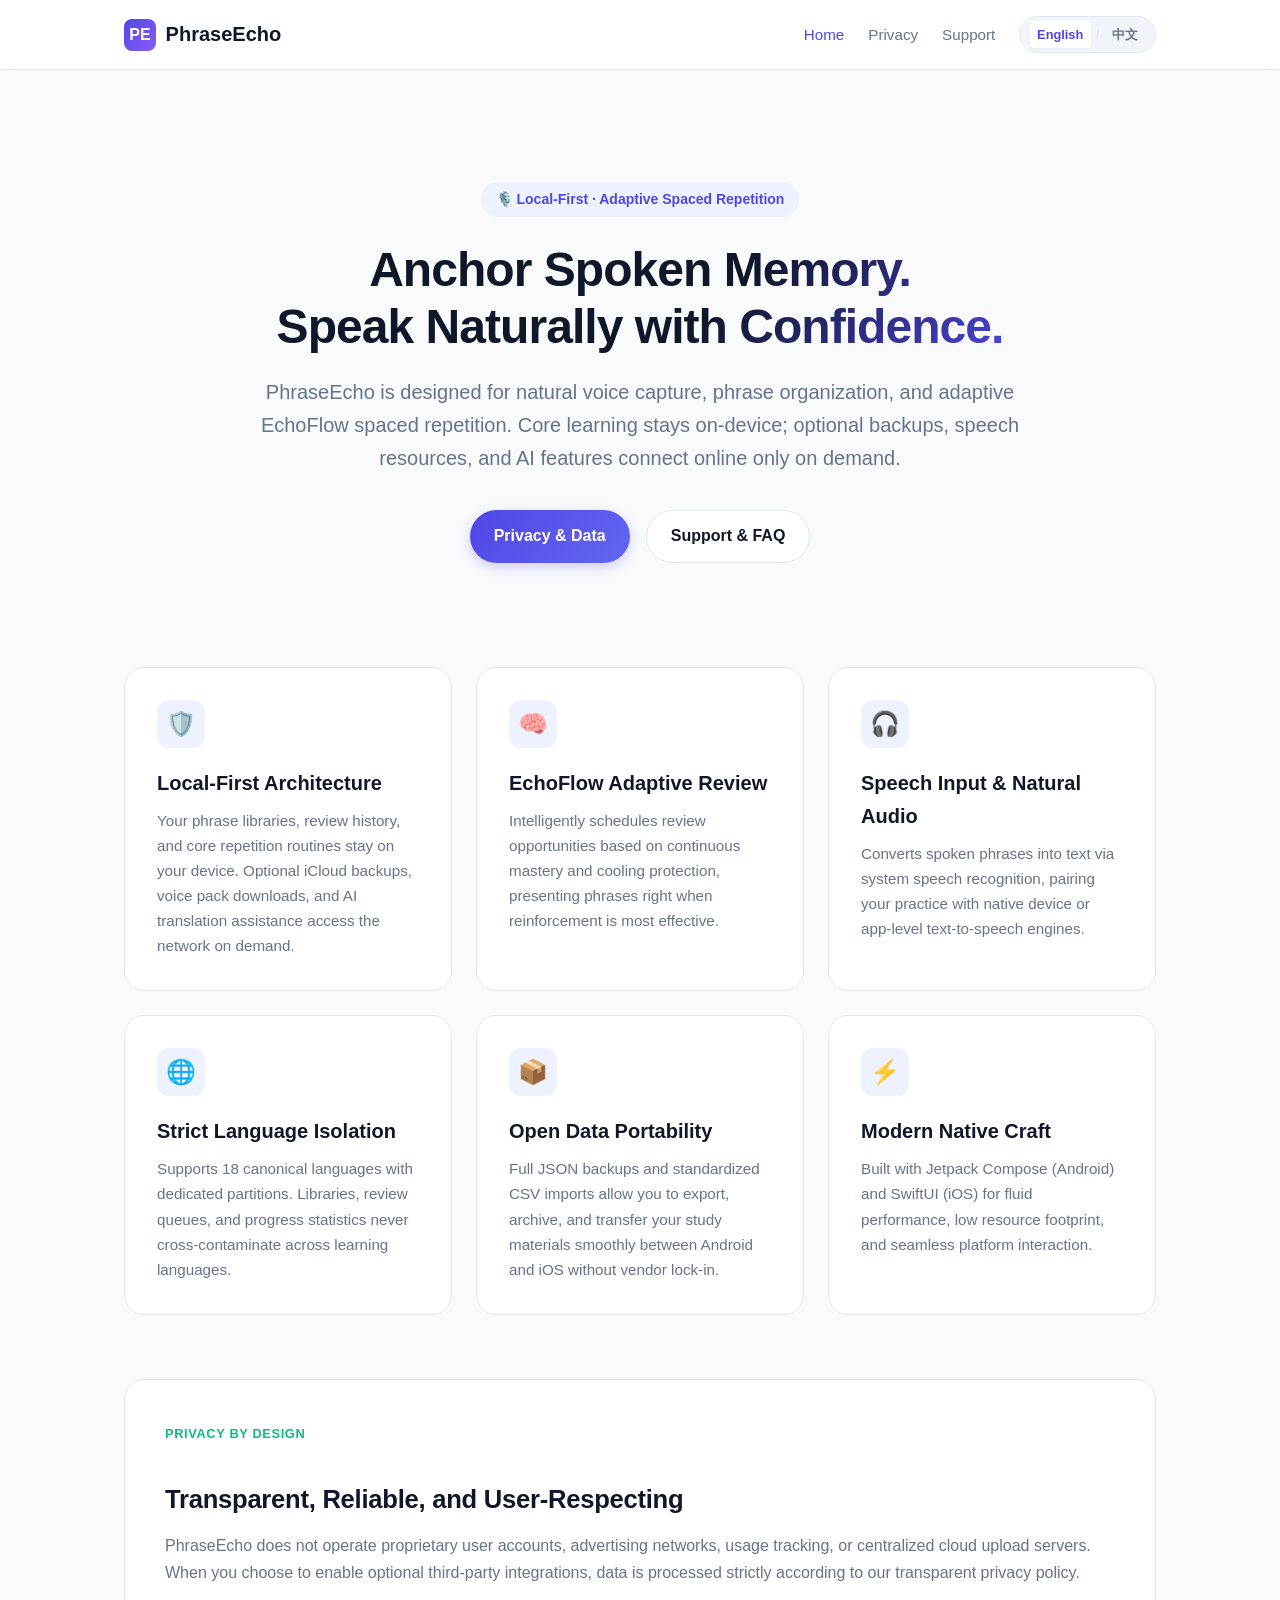
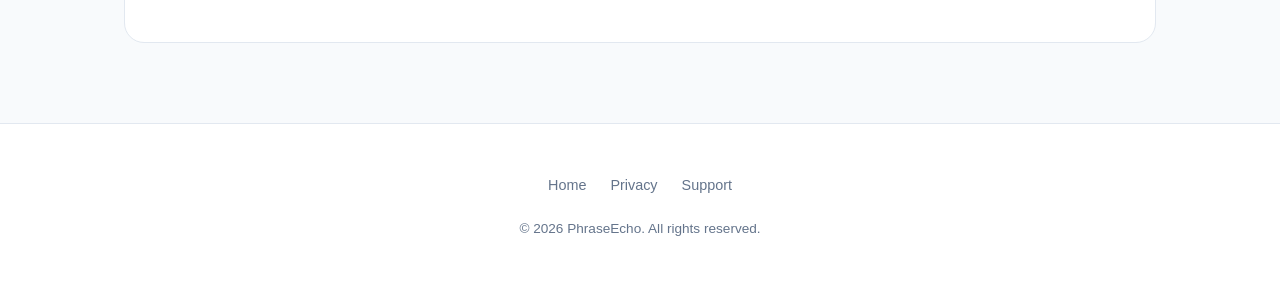
<file: index.html>
<!DOCTYPE html>
<html lang="en">
<head>
  <meta charset="UTF-8">
  <meta name="viewport" content="width=device-width, initial-scale=1.0">
  <title>PhraseEcho - Local-First Spoken Phrase Repetition</title>
  <meta name="description" content="PhraseEcho is a local-first mobile language learning app designed for voice capture, phrase management, and adaptive EchoFlow spaced repetition.">
  <link rel="stylesheet" href="styles.css">
  <style>
    .hero {
      text-align: center;
      padding: 4rem 1rem 3rem;
      max-width: 800px;
      margin: 0 auto;
    }
    .badge {
      display: inline-flex;
      align-items: center;
      gap: 0.4rem;
      padding: 0.35rem 0.9rem;
      border-radius: var(--radius-full);
      background: var(--primary-light);
      color: var(--primary);
      font-size: 0.875rem;
      font-weight: 600;
      margin-bottom: 1.5rem;
    }
    .hero h1 {
      font-size: 3rem;
      font-weight: 800;
      background: linear-gradient(135deg, var(--text-main) 60%, var(--primary));
      -webkit-background-clip: text;
      -webkit-text-fill-color: transparent;
      margin-bottom: 1.25rem;
    }
    .hero p {
      font-size: 1.25rem;
      color: var(--text-muted);
      margin-bottom: 2.2rem;
    }
    .hero-actions {
      display: flex;
      justify-content: center;
      gap: 1rem;
      flex-wrap: wrap;
    }
    .features-grid {
      display: grid;
      grid-template-columns: repeat(auto-fit, minmax(250px, 1fr));
      gap: 1.5rem;
      margin-top: 3.5rem;
    }
    .feature-card {
      background: var(--bg-card);
      border: 1px solid var(--border-color);
      border-radius: var(--radius-lg);
      padding: 2rem;
      transition: transform 0.2s ease, box-shadow 0.2s ease;
    }
    .feature-card:hover {
      transform: translateY(-3px);
      box-shadow: var(--shadow-md);
    }
    .feature-icon {
      width: 48px;
      height: 48px;
      border-radius: var(--radius-md);
      background: var(--primary-light);
      color: var(--primary);
      display: flex;
      align-items: center;
      justify-content: center;
      font-size: 1.5rem;
      margin-bottom: 1.2rem;
    }
    .feature-card h3 {
      margin-top: 0;
      margin-bottom: 0.5rem;
      font-size: 1.25rem;
    }
    .feature-card p {
      color: var(--text-muted);
      font-size: 0.95rem;
      margin-bottom: 0;
    }
    .tech-highlight {
      margin-top: 4rem;
      background: var(--bg-card);
      border: 1px solid var(--border-color);
      border-radius: var(--radius-lg);
      padding: 2.5rem;
      display: flex;
      flex-direction: column;
      gap: 1.5rem;
    }
    .highlight-badge {
      display: inline-block;
      font-size: 0.8rem;
      text-transform: uppercase;
      letter-spacing: 0.05em;
      color: var(--accent);
      font-weight: 700;
    }
    @media (max-width: 640px) {
      .hero {
        padding: 1.5rem 0.5rem 1.5rem;
      }
      .hero h1 {
        font-size: 2.1rem;
        line-height: 1.25;
      }
      .hero p {
        font-size: 1.05rem;
        margin-bottom: 1.75rem;
      }
      .features-grid {
        margin-top: 2rem;
        gap: 1rem;
      }
      .feature-card {
        padding: 1.5rem 1.25rem;
      }
      .tech-highlight {
        margin-top: 2.25rem;
        padding: 1.5rem 1.25rem;
      }
    }
    @media (max-width: 480px) {
      .badge {
        font-size: 0.78rem;
        padding: 0.3rem 0.75rem;
      }
      .hero h1 {
        font-size: 1.85rem;
      }
      .hero-actions {
        flex-direction: column;
        width: 100%;
        max-width: 320px;
        margin: 0 auto;
        gap: 0.75rem;
      }
      .hero-actions .btn {
        width: 100%;
        justify-content: center;
      }
    }
  </style>
</head>
<body>
  <header class="header">
    <div class="nav-container">
      <a href="index.html" class="logo-link">
        <div class="logo-icon">PE</div>
        PhraseEcho
      </a>
      <div class="nav-right">
        <nav>
          <ul class="nav-links">
            <li><a href="index.html" class="active">Home</a></li>
            <li><a href="privacy.html">Privacy</a></li>
            <li><a href="support.html">Support</a></li>
          </ul>
        </nav>
        <div class="lang-switch">
          <a href="index.html" class="active">English</a>
          <span class="lang-divider">/</span>
          <a href="zh/index.html">中文</a>
        </div>
      </div>
    </div>
  </header>

  <main class="container">
    <section class="hero">
      <div class="badge">🎙️ Local-First · Adaptive Spaced Repetition</div>
      <h1>Anchor Spoken Memory.<br>Speak Naturally with Confidence.</h1>
      <p>PhraseEcho is designed for natural voice capture, phrase organization, and adaptive EchoFlow spaced repetition. Core learning stays on-device; optional backups, speech resources, and AI features connect online only on demand.</p>
      <div class="hero-actions">
        <a href="privacy.html" class="btn btn-primary">
          Privacy &amp; Data
        </a>
        <a href="support.html" class="btn btn-secondary">
          Support &amp; FAQ
        </a>
      </div>
    </section>

    <section class="features-grid">
      <div class="feature-card">
        <div class="feature-icon">🛡️</div>
        <h3>Local-First Architecture</h3>
        <p>Your phrase libraries, review history, and core repetition routines stay on your device. Optional iCloud backups, voice pack downloads, and AI translation assistance access the network on demand.</p>
      </div>

      <div class="feature-card">
        <div class="feature-icon">🧠</div>
        <h3>EchoFlow Adaptive Review</h3>
        <p>Intelligently schedules review opportunities based on continuous mastery and cooling protection, presenting phrases right when reinforcement is most effective.</p>
      </div>

      <div class="feature-card">
        <div class="feature-icon">🎧</div>
        <h3>Speech Input &amp; Natural Audio</h3>
        <p>Converts spoken phrases into text via system speech recognition, pairing your practice with native device or app-level text-to-speech engines.</p>
      </div>

      <div class="feature-card">
        <div class="feature-icon">🌐</div>
        <h3>Strict Language Isolation</h3>
        <p>Supports 18 canonical languages with dedicated partitions. Libraries, review queues, and progress statistics never cross-contaminate across learning languages.</p>
      </div>

      <div class="feature-card">
        <div class="feature-icon">📦</div>
        <h3>Open Data Portability</h3>
        <p>Full JSON backups and standardized CSV imports allow you to export, archive, and transfer your study materials smoothly between Android and iOS without vendor lock-in.</p>
      </div>

      <div class="feature-card">
        <div class="feature-icon">⚡</div>
        <h3>Modern Native Craft</h3>
        <p>Built with Jetpack Compose (Android) and SwiftUI (iOS) for fluid performance, low resource footprint, and seamless platform interaction.</p>
      </div>
    </section>

    <section class="tech-highlight">
      <div>
        <span class="highlight-badge">PRIVACY BY DESIGN</span>
        <h2>Transparent, Reliable, and User-Respecting</h2>
        <p>PhraseEcho does not operate proprietary user accounts, advertising networks, usage tracking, or centralized cloud upload servers. When you choose to enable optional third-party integrations, data is processed strictly according to our transparent privacy policy.</p>
      </div>
    </section>
  </main>

  <footer class="footer">
    <div class="footer-container">
      <ul class="footer-nav">
        <li><a href="index.html">Home</a></li>
        <li><a href="privacy.html">Privacy</a></li>
        <li><a href="support.html">Support</a></li>
      </ul>
      <p class="footer-copy">© 2026 PhraseEcho. All rights reserved.</p>
    </div>
  </footer>
</body>
</html>
</file>
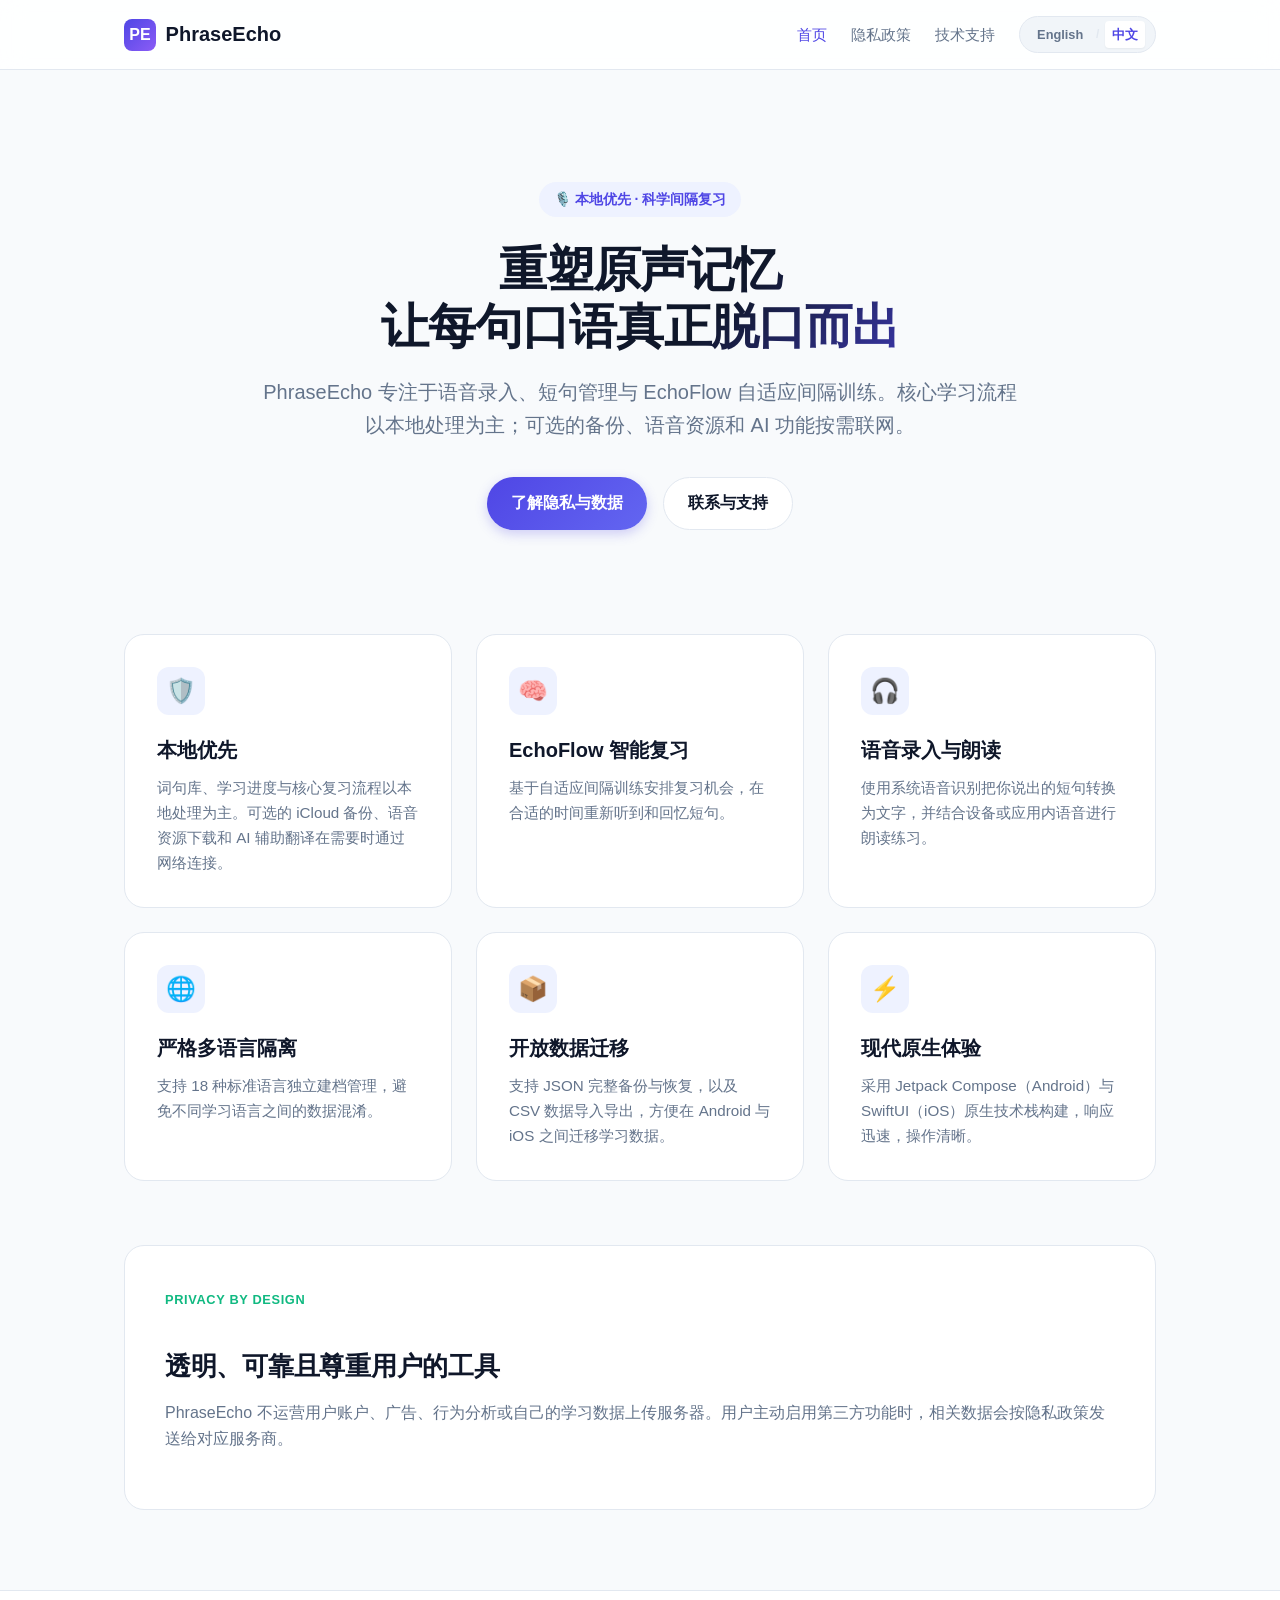
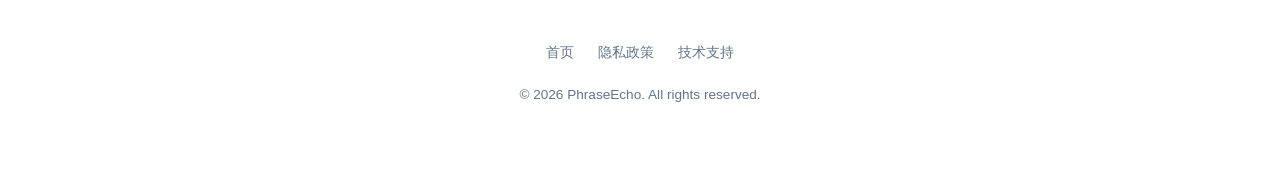
<file: zh/index.html>
<!DOCTYPE html>
<html lang="zh-CN">
<head>
  <meta charset="UTF-8">
  <meta name="viewport" content="width=device-width, initial-scale=1.0">
  <title>PhraseEcho - 本地优先的语言短句复习工具</title>
  <meta name="description" content="PhraseEcho 是一款本地优先的移动端语言学习工具，支持语音录入、短句管理和 EchoFlow 间隔复习。">
  <link rel="stylesheet" href="../styles.css">
  <style>
    .hero {
      text-align: center;
      padding: 4rem 1rem 3rem;
      max-width: 800px;
      margin: 0 auto;
    }
    .badge {
      display: inline-flex;
      align-items: center;
      gap: 0.4rem;
      padding: 0.35rem 0.9rem;
      border-radius: var(--radius-full);
      background: var(--primary-light);
      color: var(--primary);
      font-size: 0.875rem;
      font-weight: 600;
      margin-bottom: 1.5rem;
    }
    .hero h1 {
      font-size: 3rem;
      font-weight: 800;
      background: linear-gradient(135deg, var(--text-main) 60%, var(--primary));
      -webkit-background-clip: text;
      -webkit-text-fill-color: transparent;
      margin-bottom: 1.25rem;
    }
    .hero p {
      font-size: 1.25rem;
      color: var(--text-muted);
      margin-bottom: 2.2rem;
    }
    .hero-actions {
      display: flex;
      justify-content: center;
      gap: 1rem;
      flex-wrap: wrap;
    }
    .features-grid {
      display: grid;
      grid-template-columns: repeat(auto-fit, minmax(250px, 1fr));
      gap: 1.5rem;
      margin-top: 3.5rem;
    }
    .feature-card {
      background: var(--bg-card);
      border: 1px solid var(--border-color);
      border-radius: var(--radius-lg);
      padding: 2rem;
      transition: transform 0.2s ease, box-shadow 0.2s ease;
    }
    .feature-card:hover {
      transform: translateY(-3px);
      box-shadow: var(--shadow-md);
    }
    .feature-icon {
      width: 48px;
      height: 48px;
      border-radius: var(--radius-md);
      background: var(--primary-light);
      color: var(--primary);
      display: flex;
      align-items: center;
      justify-content: center;
      font-size: 1.5rem;
      margin-bottom: 1.2rem;
    }
    .feature-card h3 {
      margin-top: 0;
      margin-bottom: 0.5rem;
      font-size: 1.25rem;
    }
    .feature-card p {
      color: var(--text-muted);
      font-size: 0.95rem;
      margin-bottom: 0;
    }
    .tech-highlight {
      margin-top: 4rem;
      background: var(--bg-card);
      border: 1px solid var(--border-color);
      border-radius: var(--radius-lg);
      padding: 2.5rem;
      display: flex;
      flex-direction: column;
      gap: 1.5rem;
    }
    .highlight-badge {
      display: inline-block;
      font-size: 0.8rem;
      text-transform: uppercase;
      letter-spacing: 0.05em;
      color: var(--accent);
      font-weight: 700;
    }
    @media (max-width: 640px) {
      .hero {
        padding: 1.5rem 0.5rem 1.5rem;
      }
      .hero h1 {
        font-size: 2.1rem;
        line-height: 1.25;
      }
      .hero p {
        font-size: 1.05rem;
        margin-bottom: 1.75rem;
      }
      .features-grid {
        margin-top: 2rem;
        gap: 1rem;
      }
      .feature-card {
        padding: 1.5rem 1.25rem;
      }
      .tech-highlight {
        margin-top: 2.25rem;
        padding: 1.5rem 1.25rem;
      }
    }
    @media (max-width: 480px) {
      .badge {
        font-size: 0.78rem;
        padding: 0.3rem 0.75rem;
      }
      .hero h1 {
        font-size: 1.85rem;
      }
      .hero-actions {
        flex-direction: column;
        width: 100%;
        max-width: 320px;
        margin: 0 auto;
        gap: 0.75rem;
      }
      .hero-actions .btn {
        width: 100%;
        justify-content: center;
      }
    }
  </style>
</head>
<body>
  <header class="header">
    <div class="nav-container">
      <a href="index.html" class="logo-link">
        <div class="logo-icon">PE</div>
        PhraseEcho
      </a>
      <div class="nav-right">
        <nav>
          <ul class="nav-links">
            <li><a href="index.html" class="active">首页</a></li>
            <li><a href="privacy.html">隐私政策</a></li>
            <li><a href="support.html">技术支持</a></li>
          </ul>
        </nav>
        <div class="lang-switch">
          <a href="../index.html">English</a>
          <span class="lang-divider">/</span>
          <a href="index.html" class="active">中文</a>
        </div>
      </div>
    </div>
  </header>

  <main class="container">
    <section class="hero">
      <div class="badge">🎙️ 本地优先 · 科学间隔复习</div>
      <h1>重塑原声记忆<br>让每句口语真正脱口而出</h1>
      <p>PhraseEcho 专注于语音录入、短句管理与 EchoFlow 自适应间隔训练。核心学习流程以本地处理为主；可选的备份、语音资源和 AI 功能按需联网。</p>
      <div class="hero-actions">
        <a href="privacy.html" class="btn btn-primary">
          了解隐私与数据
        </a>
        <a href="support.html" class="btn btn-secondary">
          联系与支持
        </a>
      </div>
    </section>

    <section class="features-grid">
      <div class="feature-card">
        <div class="feature-icon">🛡️</div>
        <h3>本地优先</h3>
        <p>词句库、学习进度与核心复习流程以本地处理为主。可选的 iCloud 备份、语音资源下载和 AI 辅助翻译在需要时通过网络连接。</p>
      </div>

      <div class="feature-card">
        <div class="feature-icon">🧠</div>
        <h3>EchoFlow 智能复习</h3>
        <p>基于自适应间隔训练安排复习机会，在合适的时间重新听到和回忆短句。</p>
      </div>

      <div class="feature-card">
        <div class="feature-icon">🎧</div>
        <h3>语音录入与朗读</h3>
        <p>使用系统语音识别把你说出的短句转换为文字，并结合设备或应用内语音进行朗读练习。</p>
      </div>

      <div class="feature-card">
        <div class="feature-icon">🌐</div>
        <h3>严格多语言隔离</h3>
        <p>支持 18 种标准语言独立建档管理，避免不同学习语言之间的数据混淆。</p>
      </div>

      <div class="feature-card">
        <div class="feature-icon">📦</div>
        <h3>开放数据迁移</h3>
        <p>支持 JSON 完整备份与恢复，以及 CSV 数据导入导出，方便在 Android 与 iOS 之间迁移学习数据。</p>
      </div>

      <div class="feature-card">
        <div class="feature-icon">⚡</div>
        <h3>现代原生体验</h3>
        <p>采用 Jetpack Compose（Android）与 SwiftUI（iOS）原生技术栈构建，响应迅速，操作清晰。</p>
      </div>
    </section>

    <section class="tech-highlight">
      <div>
        <span class="highlight-badge">PRIVACY BY DESIGN</span>
        <h2>透明、可靠且尊重用户的工具</h2>
        <p>PhraseEcho 不运营用户账户、广告、行为分析或自己的学习数据上传服务器。用户主动启用第三方功能时，相关数据会按隐私政策发送给对应服务商。</p>
      </div>
    </section>
  </main>

  <footer class="footer">
    <div class="footer-container">
      <ul class="footer-nav">
        <li><a href="index.html">首页</a></li>
        <li><a href="privacy.html">隐私政策</a></li>
        <li><a href="support.html">技术支持</a></li>
      </ul>
      <p class="footer-copy">© 2026 PhraseEcho. All rights reserved.</p>
    </div>
  </footer>
</body>
</html>
</file>
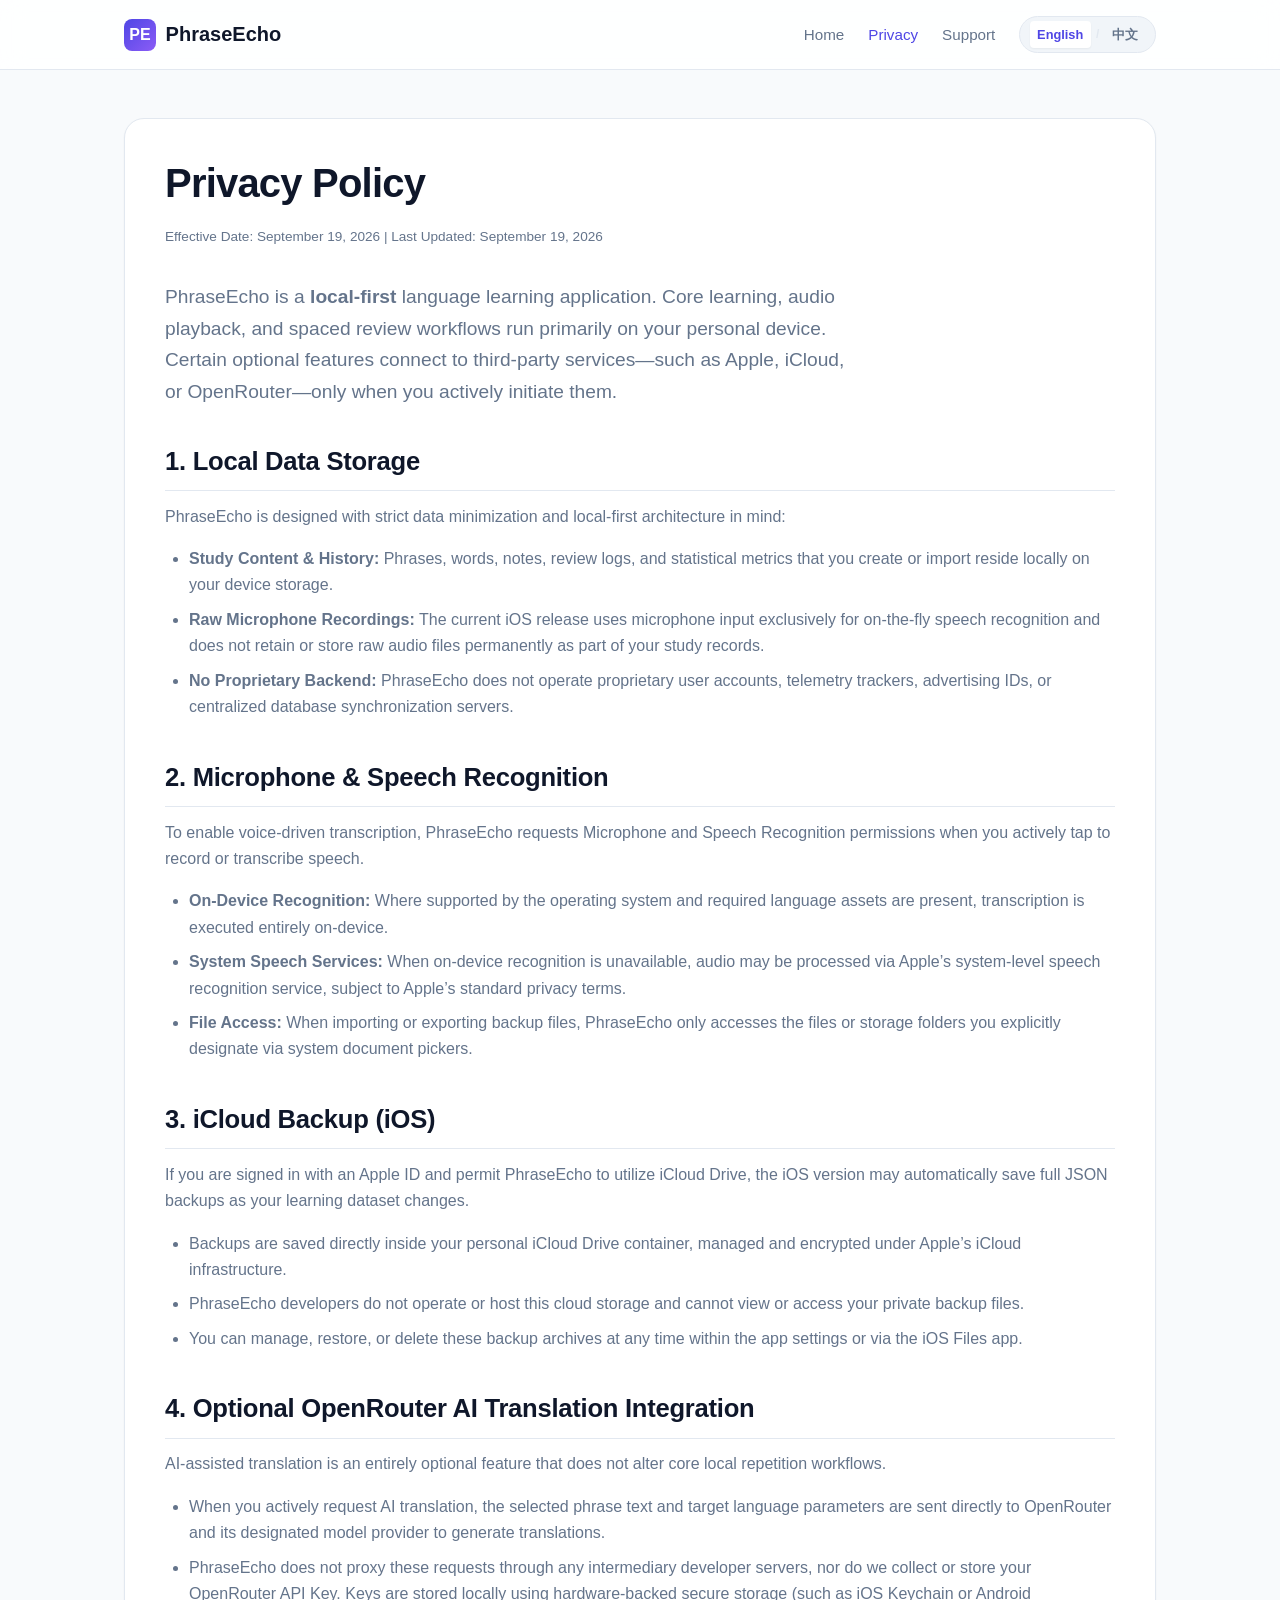
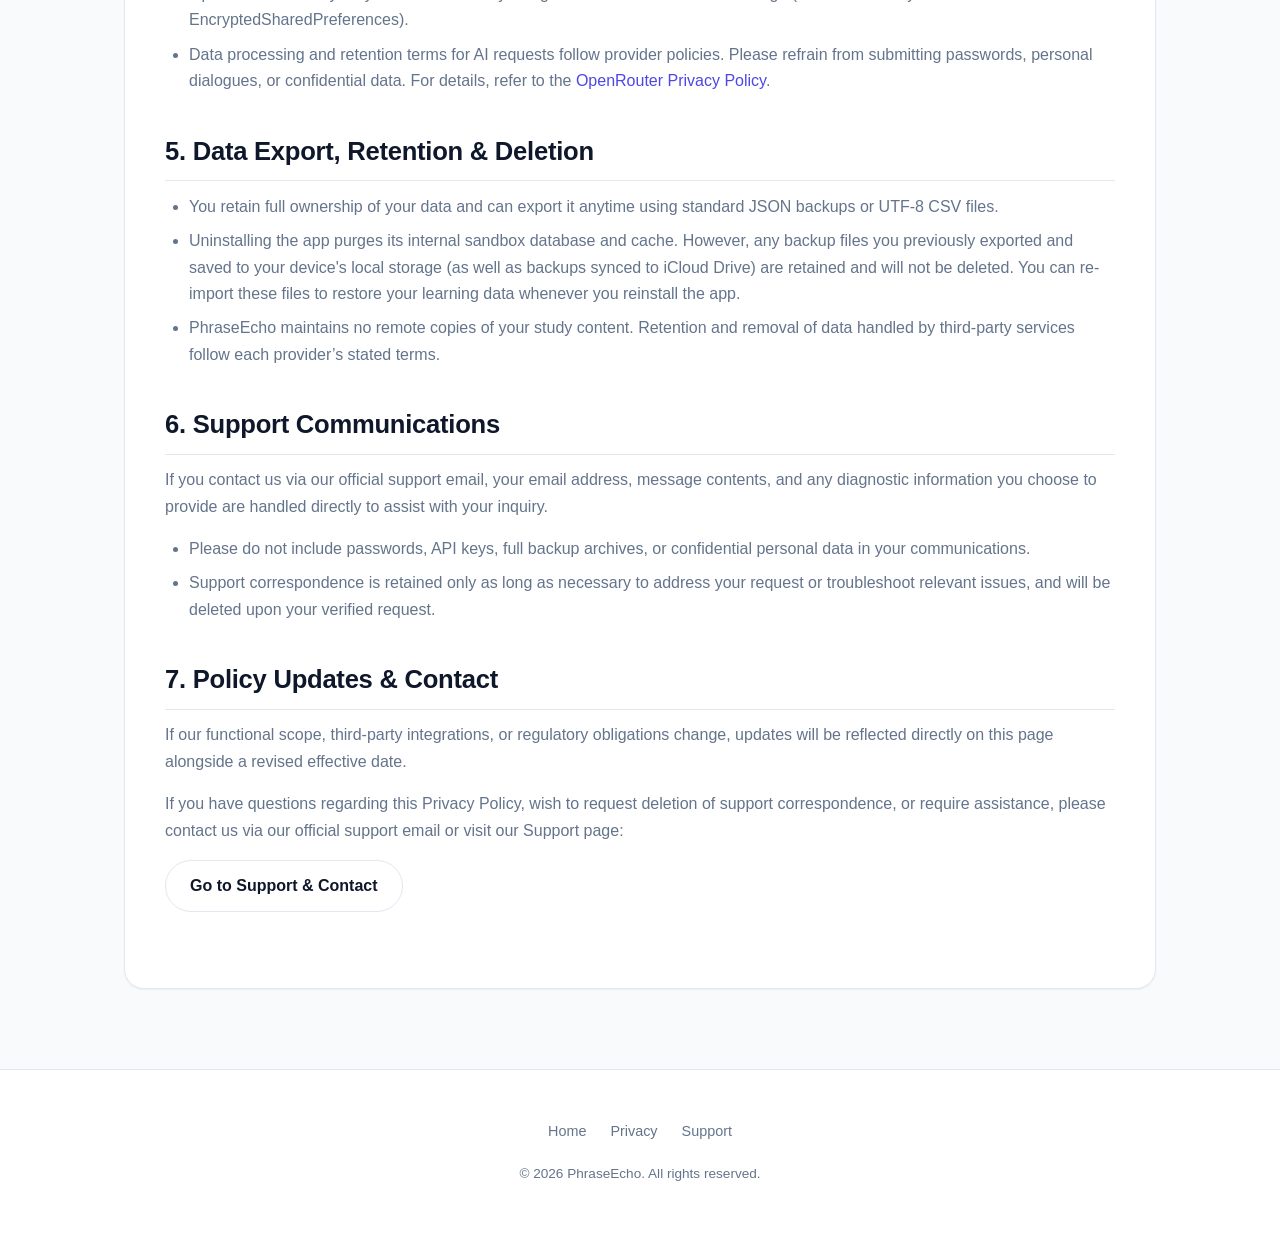
<file: privacy.html>
<!DOCTYPE html>
<html lang="en">
<head>
  <meta charset="UTF-8">
  <meta name="viewport" content="width=device-width, initial-scale=1.0">
  <title>Privacy Policy - PhraseEcho</title>
  <meta name="description" content="PhraseEcho Privacy Policy: Details on local learning data, iCloud backups, system speech recognition, and optional OpenRouter AI translation.">
  <link rel="stylesheet" href="styles.css">
  <style>
    .policy-section {
      margin-bottom: 2.2rem;
    }
    .policy-section h2 {
      margin-top: 1.5rem;
      border-bottom: 1px solid var(--border-color);
      padding-bottom: 0.5rem;
    }
    .policy-section ul {
      margin-left: 1.5rem;
      margin-bottom: 1rem;
      color: var(--text-muted);
    }
    .policy-section li {
      margin-bottom: 0.5rem;
    }
    .meta-tag {
      display: inline-block;
      font-size: 0.85rem;
      color: var(--text-muted);
      margin-bottom: 2rem;
    }
    @media (max-width: 540px) {
      .policy-section {
        margin-bottom: 1.75rem;
      }
      .policy-section h2 {
        font-size: 1.25rem;
      }
      .policy-section ul {
        margin-left: 1.15rem;
      }
      .meta-tag {
        margin-bottom: 1.5rem;
      }
    }
  </style>
</head>
<body>
  <header class="header">
    <div class="nav-container">
      <a href="index.html" class="logo-link">
        <div class="logo-icon">PE</div>
        PhraseEcho
      </a>
      <div class="nav-right">
        <nav>
          <ul class="nav-links">
            <li><a href="index.html">Home</a></li>
            <li><a href="privacy.html" class="active">Privacy</a></li>
            <li><a href="support.html">Support</a></li>
          </ul>
        </nav>
        <div class="lang-switch">
          <a href="privacy.html" class="active">English</a>
          <span class="lang-divider">/</span>
          <a href="zh/privacy.html">中文</a>
        </div>
      </div>
    </div>
  </header>

  <main class="container">
    <div class="content-card">
      <h1>Privacy Policy</h1>
      <div class="meta-tag">Effective Date: September 19, 2026 | Last Updated: September 19, 2026</div>

      <p class="lead">
        PhraseEcho is a <strong>local-first</strong> language learning application. Core learning, audio playback, and spaced review workflows run primarily on your personal device. Certain optional features connect to third-party services—such as Apple, iCloud, or OpenRouter—only when you actively initiate them.
      </p>

      <div class="policy-section">
        <h2>1. Local Data Storage</h2>
        <p>PhraseEcho is designed with strict data minimization and local-first architecture in mind:</p>
        <ul>
          <li><strong>Study Content &amp; History:</strong> Phrases, words, notes, review logs, and statistical metrics that you create or import reside locally on your device storage.</li>
          <li><strong>Raw Microphone Recordings:</strong> The current iOS release uses microphone input exclusively for on-the-fly speech recognition and does not retain or store raw audio files permanently as part of your study records.</li>
          <li><strong>No Proprietary Backend:</strong> PhraseEcho does not operate proprietary user accounts, telemetry trackers, advertising IDs, or centralized database synchronization servers.</li>
        </ul>
      </div>

      <div class="policy-section">
        <h2>2. Microphone &amp; Speech Recognition</h2>
        <p>To enable voice-driven transcription, PhraseEcho requests Microphone and Speech Recognition permissions when you actively tap to record or transcribe speech.</p>
        <ul>
          <li><strong>On-Device Recognition:</strong> Where supported by the operating system and required language assets are present, transcription is executed entirely on-device.</li>
          <li><strong>System Speech Services:</strong> When on-device recognition is unavailable, audio may be processed via Apple’s system-level speech recognition service, subject to Apple’s standard privacy terms.</li>
          <li><strong>File Access:</strong> When importing or exporting backup files, PhraseEcho only accesses the files or storage folders you explicitly designate via system document pickers.</li>
        </ul>
      </div>

      <div class="policy-section">
        <h2>3. iCloud Backup (iOS)</h2>
        <p>If you are signed in with an Apple ID and permit PhraseEcho to utilize iCloud Drive, the iOS version may automatically save full JSON backups as your learning dataset changes.</p>
        <ul>
          <li>Backups are saved directly inside your personal iCloud Drive container, managed and encrypted under Apple’s iCloud infrastructure.</li>
          <li>PhraseEcho developers do not operate or host this cloud storage and cannot view or access your private backup files.</li>
          <li>You can manage, restore, or delete these backup archives at any time within the app settings or via the iOS Files app.</li>
        </ul>
      </div>

      <div class="policy-section">
        <h2>4. Optional OpenRouter AI Translation Integration</h2>
        <p>AI-assisted translation is an entirely optional feature that does not alter core local repetition workflows.</p>
        <ul>
          <li>When you actively request AI translation, the selected phrase text and target language parameters are sent directly to OpenRouter and its designated model provider to generate translations.</li>
          <li>PhraseEcho does not proxy these requests through any intermediary developer servers, nor do we collect or store your OpenRouter API Key. Keys are stored locally using hardware-backed secure storage (such as iOS Keychain or Android EncryptedSharedPreferences).</li>
          <li>Data processing and retention terms for AI requests follow provider policies. Please refrain from submitting passwords, personal dialogues, or confidential data. For details, refer to the <a href="https://openrouter.ai/privacy/" target="_blank" rel="noopener">OpenRouter Privacy Policy</a>.</li>
        </ul>
      </div>

      <div class="policy-section">
        <h2>5. Data Export, Retention &amp; Deletion</h2>
        <ul>
          <li>You retain full ownership of your data and can export it anytime using standard JSON backups or UTF-8 CSV files.</li>
          <li>Uninstalling the app purges its internal sandbox database and cache. However, any backup files you previously exported and saved to your device's local storage (as well as backups synced to iCloud Drive) are retained and will not be deleted. You can re-import these files to restore your learning data whenever you reinstall the app.</li>
          <li>PhraseEcho maintains no remote copies of your study content. Retention and removal of data handled by third-party services follow each provider’s stated terms.</li>
        </ul>
      </div>

      <div class="policy-section">
        <h2>6. Support Communications</h2>
        <p>If you contact us via our official support email, your email address, message contents, and any diagnostic information you choose to provide are handled directly to assist with your inquiry.</p>
        <ul>
          <li>Please do not include passwords, API keys, full backup archives, or confidential personal data in your communications.</li>
          <li>Support correspondence is retained only as long as necessary to address your request or troubleshoot relevant issues, and will be deleted upon your verified request.</li>
        </ul>
      </div>

      <div class="policy-section">
        <h2>7. Policy Updates &amp; Contact</h2>
        <p>If our functional scope, third-party integrations, or regulatory obligations change, updates will be reflected directly on this page alongside a revised effective date.</p>
        <p>If you have questions regarding this Privacy Policy, wish to request deletion of support correspondence, or require assistance, please contact us via our official support email or visit our Support page:</p>
        <p><a href="support.html" class="btn btn-secondary">Go to Support &amp; Contact</a></p>
      </div>
    </div>
  </main>

  <footer class="footer">
    <div class="footer-container">
      <ul class="footer-nav">
        <li><a href="index.html">Home</a></li>
        <li><a href="privacy.html">Privacy</a></li>
        <li><a href="support.html">Support</a></li>
      </ul>
      <p class="footer-copy">© 2026 PhraseEcho. All rights reserved.</p>
    </div>
  </footer>
</body>
</html>
</file>
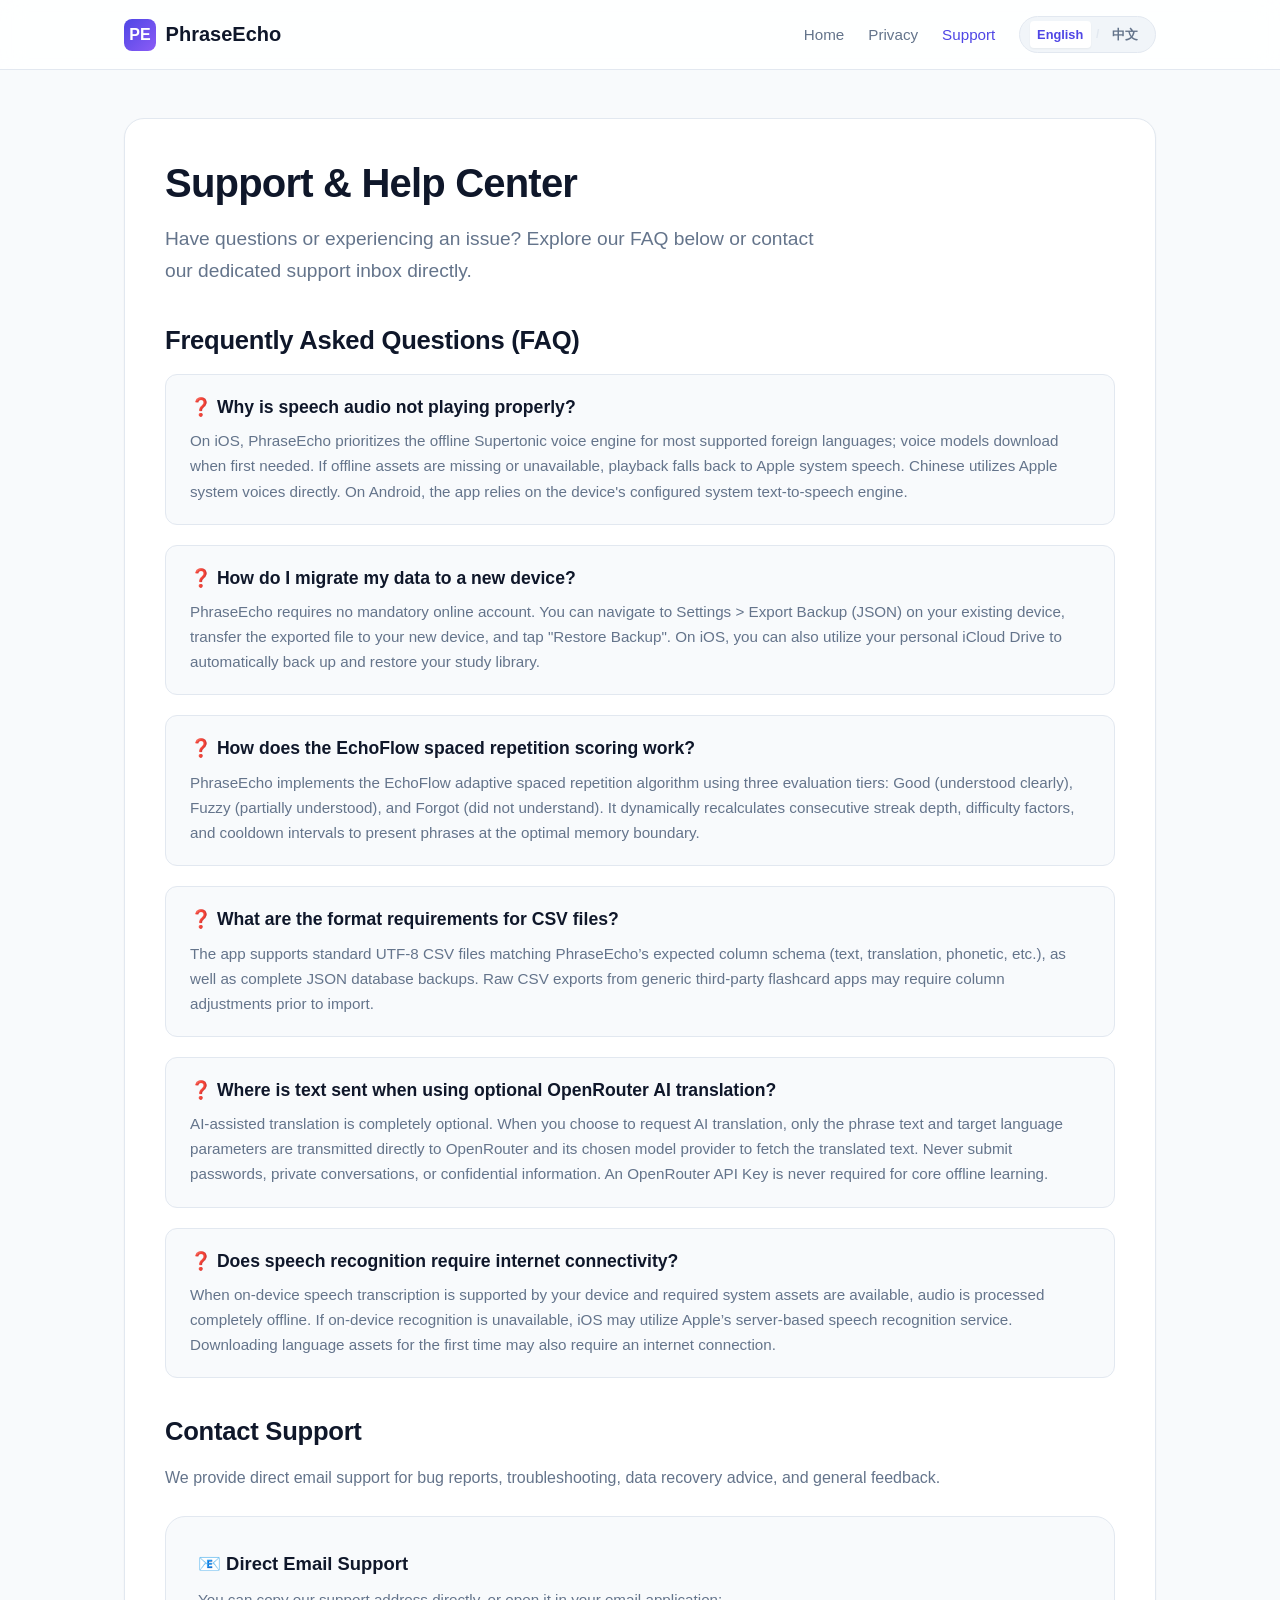
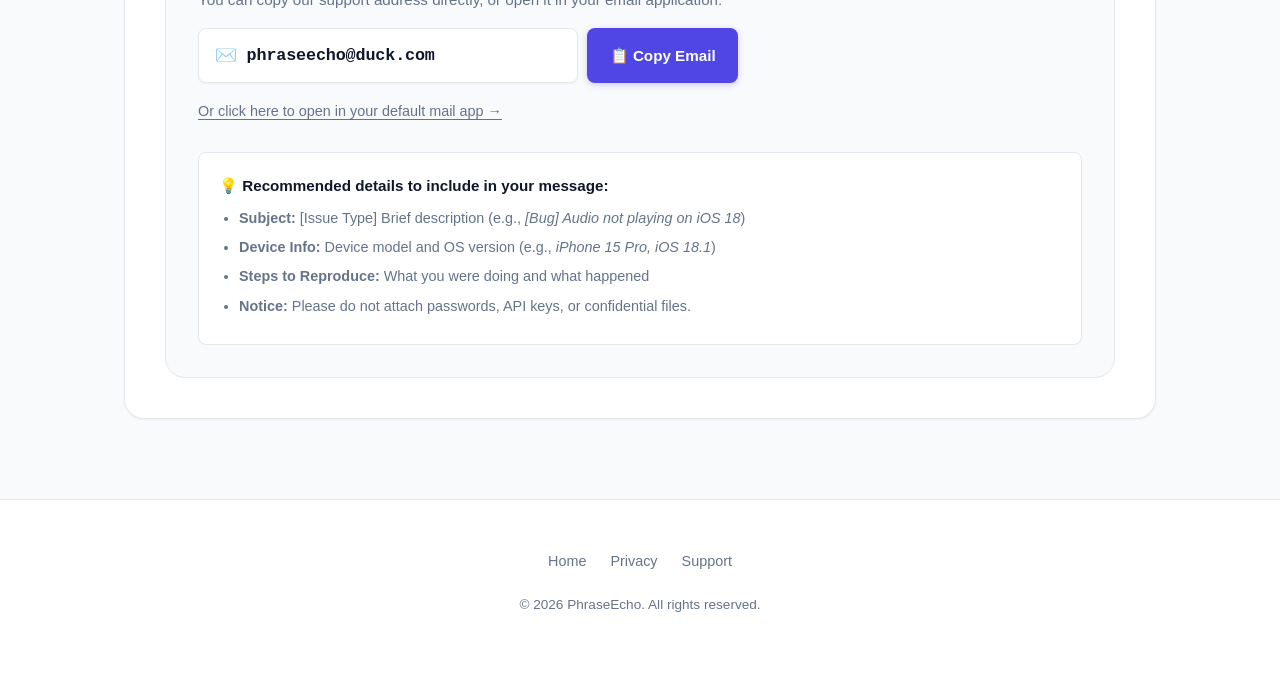
<file: support.html>
<!DOCTYPE html>
<html lang="en">
<head>
  <meta charset="UTF-8">
  <meta name="viewport" content="width=device-width, initial-scale=1.0">
  <title>Support &amp; Help Center - PhraseEcho</title>
  <meta name="description" content="PhraseEcho Support Center: Frequently Asked Questions (FAQ), troubleshooting, and direct email support.">
  <link rel="stylesheet" href="styles.css">
  <style>
    .faq-item {
      margin-bottom: 1.25rem;
      border: 1px solid var(--border-color);
      border-radius: var(--radius-md);
      padding: 1.25rem 1.5rem;
      background: var(--bg-page);
    }
    .faq-item h3 {
      margin-top: 0;
      color: var(--text-main);
      font-size: 1.1rem;
      display: flex;
      align-items: flex-start;
      gap: 0.5rem;
      line-height: 1.45;
    }
    .faq-item p {
      margin-bottom: 0;
      margin-top: 0.5rem;
      font-size: 0.95rem;
    }
    @media (max-width: 540px) {
      .faq-item {
        padding: 1rem 1rem;
        margin-bottom: 1rem;
      }
      .faq-item h3 {
        font-size: 1rem;
      }
    }
  </style>
</head>
<body>
  <header class="header">
    <div class="nav-container">
      <a href="index.html" class="logo-link">
        <div class="logo-icon">PE</div>
        PhraseEcho
      </a>
      <div class="nav-right">
        <nav>
          <ul class="nav-links">
            <li><a href="index.html">Home</a></li>
            <li><a href="privacy.html">Privacy</a></li>
            <li><a href="support.html" class="active">Support</a></li>
          </ul>
        </nav>
        <div class="lang-switch">
          <a href="support.html" class="active">English</a>
          <span class="lang-divider">/</span>
          <a href="zh/support.html">中文</a>
        </div>
      </div>
    </div>
  </header>

  <main class="container">
    <div class="content-card">
      <h1>Support &amp; Help Center</h1>
      <p class="lead">Have questions or experiencing an issue? Explore our FAQ below or contact our dedicated support inbox directly.</p>

      <h2>Frequently Asked Questions (FAQ)</h2>
      
      <div class="faq-item">
        <h3>❓ Why is speech audio not playing properly?</h3>
        <p>On iOS, PhraseEcho prioritizes the offline Supertonic voice engine for most supported foreign languages; voice models download when first needed. If offline assets are missing or unavailable, playback falls back to Apple system speech. Chinese utilizes Apple system voices directly. On Android, the app relies on the device's configured system text-to-speech engine.</p>
      </div>

      <div class="faq-item">
        <h3>❓ How do I migrate my data to a new device?</h3>
        <p>PhraseEcho requires no mandatory online account. You can navigate to Settings &gt; Export Backup (JSON) on your existing device, transfer the exported file to your new device, and tap "Restore Backup". On iOS, you can also utilize your personal iCloud Drive to automatically back up and restore your study library.</p>
      </div>

      <div class="faq-item">
        <h3>❓ How does the EchoFlow spaced repetition scoring work?</h3>
        <p>PhraseEcho implements the EchoFlow adaptive spaced repetition algorithm using three evaluation tiers: Good (understood clearly), Fuzzy (partially understood), and Forgot (did not understand). It dynamically recalculates consecutive streak depth, difficulty factors, and cooldown intervals to present phrases at the optimal memory boundary.</p>
      </div>

      <div class="faq-item">
        <h3>❓ What are the format requirements for CSV files?</h3>
        <p>The app supports standard UTF-8 CSV files matching PhraseEcho’s expected column schema (text, translation, phonetic, etc.), as well as complete JSON database backups. Raw CSV exports from generic third-party flashcard apps may require column adjustments prior to import.</p>
      </div>

      <div class="faq-item">
        <h3>❓ Where is text sent when using optional OpenRouter AI translation?</h3>
        <p>AI-assisted translation is completely optional. When you choose to request AI translation, only the phrase text and target language parameters are transmitted directly to OpenRouter and its chosen model provider to fetch the translated text. Never submit passwords, private conversations, or confidential information. An OpenRouter API Key is never required for core offline learning.</p>
      </div>

      <div class="faq-item">
        <h3>❓ Does speech recognition require internet connectivity?</h3>
        <p>When on-device speech transcription is supported by your device and required system assets are available, audio is processed completely offline. If on-device recognition is unavailable, iOS may utilize Apple’s server-based speech recognition service. Downloading language assets for the first time may also require an internet connection.</p>
      </div>

      <h2 id="contact">Contact Support</h2>
      <p>We provide direct email support for bug reports, troubleshooting, data recovery advice, and general feedback.</p>

      <div class="email-support-card">
        <div>
          <h3 style="margin-top:0; margin-bottom:0.5rem; font-size:1.15rem;">📧 Direct Email Support</h3>
          <p style="margin-bottom:1rem; font-size:0.95rem;">You can copy our support address directly, or open it in your email application:</p>
          
          <div class="email-copy-container">
            <div class="email-input-box">
              <span class="email-icon">✉️</span>
              <span id="mail-text" class="email-text">Loading support email...</span>
            </div>
            <button id="copy-btn" class="btn-copy" type="button">
              📋 Copy Email
            </button>
          </div>
          <div style="margin-top:0.75rem;">
            <a id="mail-link" class="btn-client-link" href="#">
              Or click here to open in your default mail app &rarr;
            </a>
          </div>
        </div>

        <div class="email-template-box">
          <h4>💡 Recommended details to include in your message:</h4>
          <ul>
            <li><strong>Subject:</strong> [Issue Type] Brief description (e.g., <em>[Bug] Audio not playing on iOS 18</em>)</li>
            <li><strong>Device Info:</strong> Device model and OS version (e.g., <em>iPhone 15 Pro, iOS 18.1</em>)</li>
            <li><strong>Steps to Reproduce:</strong> What you were doing and what happened</li>
            <li><strong>Notice:</strong> Please do not attach passwords, API keys, or confidential files.</li>
          </ul>
        </div>

      </div>
    </div>
  </main>

  <footer class="footer">
    <div class="footer-container">
      <ul class="footer-nav">
        <li><a href="index.html">Home</a></li>
        <li><a href="privacy.html">Privacy</a></li>
        <li><a href="support.html">Support</a></li>
      </ul>
      <p class="footer-copy">© 2026 PhraseEcho. All rights reserved.</p>
    </div>
  </footer>

  <script>
    // Anti-scraping email assembly
    (function() {
      var user = 'phraseecho';
      var domain = 'duck.com';
      var addr = user + '@' + domain;
      var subject = encodeURIComponent('[PhraseEcho Support Request]');
      var body = encodeURIComponent('Hi PhraseEcho Support Team,\n\n[Please describe your inquiry or issue here]\n\n---\nDevice Model:\nOS Version:\nApp Version:');
      
      var mailLink = document.getElementById('mail-link');
      var mailText = document.getElementById('mail-text');
      var copyBtn = document.getElementById('copy-btn');
      
      if (mailLink && mailText) {
        mailText.textContent = addr;
        mailLink.href = 'mailto:' + addr + '?subject=' + subject + '&body=' + body;
      }
      
      if (copyBtn) {
        copyBtn.addEventListener('click', function() {
          navigator.clipboard.writeText(addr).then(function() {
            var orig = copyBtn.textContent;
            copyBtn.textContent = 'Copied!';
            setTimeout(function() { copyBtn.textContent = orig; }, 2000);
          }).catch(function() {
            prompt('Copy support email:', addr);
          });
        });
      }
    })();
  </script>
</body>
</html>
</file>
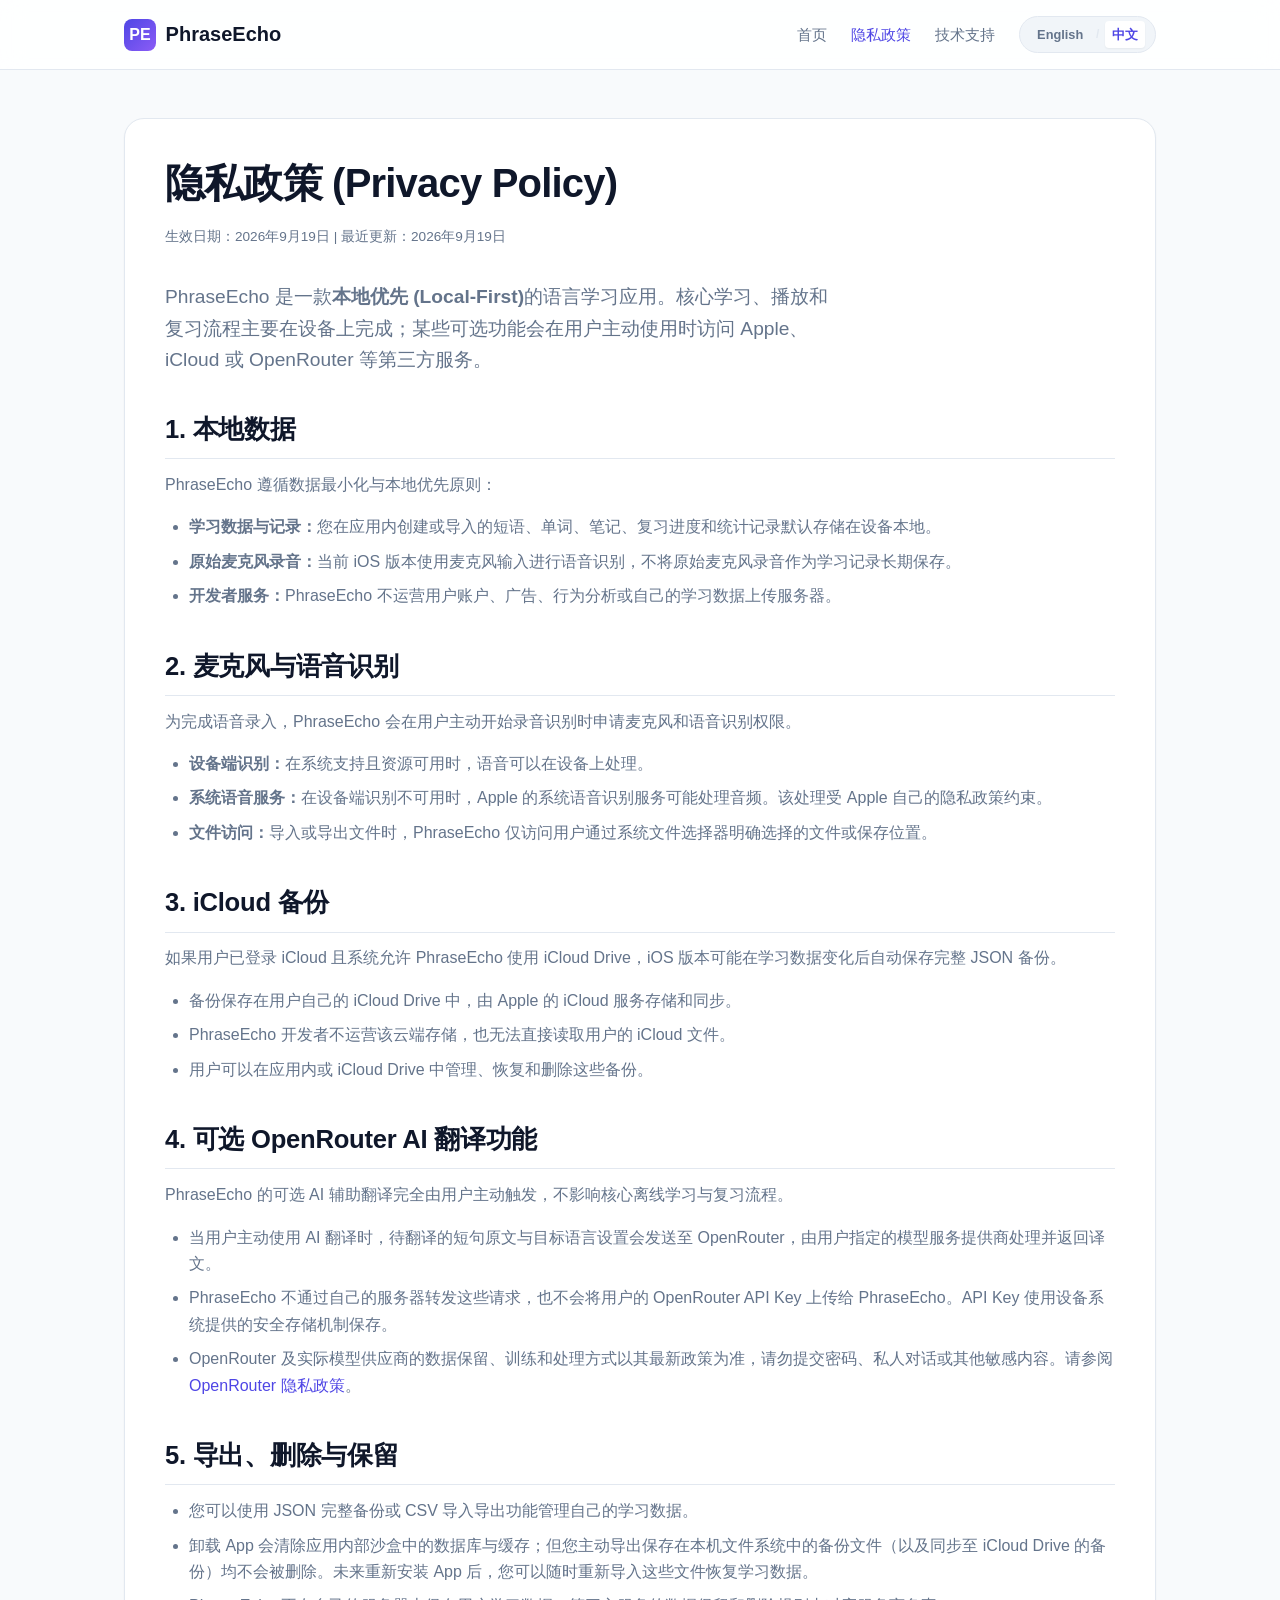
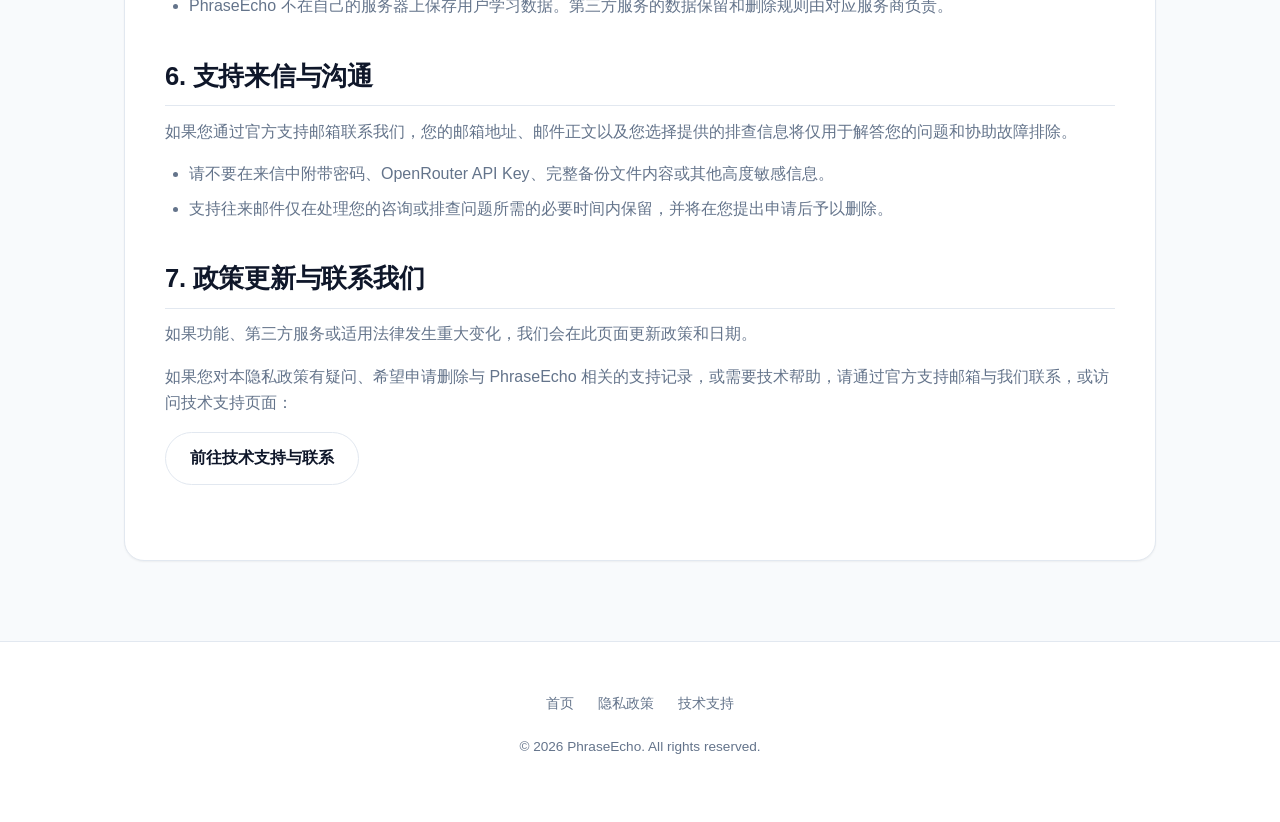
<file: zh/privacy.html>
<!DOCTYPE html>
<html lang="zh-CN">
<head>
  <meta charset="UTF-8">
  <meta name="viewport" content="width=device-width, initial-scale=1.0">
  <title>隐私政策 (Privacy Policy) - PhraseEcho</title>
  <meta name="description" content="PhraseEcho 隐私政策：说明本地学习数据、iCloud 备份、系统语音识别和可选 OpenRouter AI 翻译的数据处理方式。">
  <link rel="stylesheet" href="../styles.css">
  <style>
    .policy-section {
      margin-bottom: 2.2rem;
    }
    .policy-section h2 {
      margin-top: 1.5rem;
      border-bottom: 1px solid var(--border-color);
      padding-bottom: 0.5rem;
    }
    .policy-section ul {
      margin-left: 1.5rem;
      margin-bottom: 1rem;
      color: var(--text-muted);
    }
    .policy-section li {
      margin-bottom: 0.5rem;
    }
    .meta-tag {
      display: inline-block;
      font-size: 0.85rem;
      color: var(--text-muted);
      margin-bottom: 2rem;
    }
    @media (max-width: 540px) {
      .policy-section {
        margin-bottom: 1.75rem;
      }
      .policy-section h2 {
        font-size: 1.25rem;
      }
      .policy-section ul {
        margin-left: 1.15rem;
      }
      .meta-tag {
        margin-bottom: 1.5rem;
      }
    }
  </style>
</head>
<body>
  <header class="header">
    <div class="nav-container">
      <a href="index.html" class="logo-link">
        <div class="logo-icon">PE</div>
        PhraseEcho
      </a>
      <div class="nav-right">
        <nav>
          <ul class="nav-links">
            <li><a href="index.html">首页</a></li>
            <li><a href="privacy.html" class="active">隐私政策</a></li>
            <li><a href="support.html">技术支持</a></li>
          </ul>
        </nav>
        <div class="lang-switch">
          <a href="../privacy.html">English</a>
          <span class="lang-divider">/</span>
          <a href="privacy.html" class="active">中文</a>
        </div>
      </div>
    </div>
  </header>

  <main class="container">
    <div class="content-card">
      <h1>隐私政策 (Privacy Policy)</h1>
      <div class="meta-tag">生效日期：2026年9月19日 | 最近更新：2026年9月19日</div>

      <p class="lead">
        PhraseEcho 是一款<strong>本地优先 (Local-First)</strong>的语言学习应用。核心学习、播放和复习流程主要在设备上完成；某些可选功能会在用户主动使用时访问 Apple、iCloud 或 OpenRouter 等第三方服务。
      </p>

      <div class="policy-section">
        <h2>1. 本地数据</h2>
        <p>PhraseEcho 遵循数据最小化与本地优先原则：</p>
        <ul>
          <li><strong>学习数据与记录：</strong>您在应用内创建或导入的短语、单词、笔记、复习进度和统计记录默认存储在设备本地。</li>
          <li><strong>原始麦克风录音：</strong>当前 iOS 版本使用麦克风输入进行语音识别，不将原始麦克风录音作为学习记录长期保存。</li>
          <li><strong>开发者服务：</strong>PhraseEcho 不运营用户账户、广告、行为分析或自己的学习数据上传服务器。</li>
        </ul>
      </div>

      <div class="policy-section">
        <h2>2. 麦克风与语音识别</h2>
        <p>为完成语音录入，PhraseEcho 会在用户主动开始录音识别时申请麦克风和语音识别权限。</p>
        <ul>
          <li><strong>设备端识别：</strong>在系统支持且资源可用时，语音可以在设备上处理。</li>
          <li><strong>系统语音服务：</strong>在设备端识别不可用时，Apple 的系统语音识别服务可能处理音频。该处理受 Apple 自己的隐私政策约束。</li>
          <li><strong>文件访问：</strong>导入或导出文件时，PhraseEcho 仅访问用户通过系统文件选择器明确选择的文件或保存位置。</li>
        </ul>
      </div>

      <div class="policy-section">
        <h2>3. iCloud 备份</h2>
        <p>如果用户已登录 iCloud 且系统允许 PhraseEcho 使用 iCloud Drive，iOS 版本可能在学习数据变化后自动保存完整 JSON 备份。</p>
        <ul>
          <li>备份保存在用户自己的 iCloud Drive 中，由 Apple 的 iCloud 服务存储和同步。</li>
          <li>PhraseEcho 开发者不运营该云端存储，也无法直接读取用户的 iCloud 文件。</li>
          <li>用户可以在应用内或 iCloud Drive 中管理、恢复和删除这些备份。</li>
        </ul>
      </div>

      <div class="policy-section">
        <h2>4. 可选 OpenRouter AI 翻译功能</h2>
        <p>PhraseEcho 的可选 AI 辅助翻译完全由用户主动触发，不影响核心离线学习与复习流程。</p>
        <ul>
          <li>当用户主动使用 AI 翻译时，待翻译的短句原文与目标语言设置会发送至 OpenRouter，由用户指定的模型服务提供商处理并返回译文。</li>
          <li>PhraseEcho 不通过自己的服务器转发这些请求，也不会将用户的 OpenRouter API Key 上传给 PhraseEcho。API Key 使用设备系统提供的安全存储机制保存。</li>
          <li>OpenRouter 及实际模型供应商的数据保留、训练和处理方式以其最新政策为准，请勿提交密码、私人对话或其他敏感内容。请参阅 <a href="https://openrouter.ai/privacy/" target="_blank" rel="noopener">OpenRouter 隐私政策</a>。</li>
        </ul>
      </div>

      <div class="policy-section">
        <h2>5. 导出、删除与保留</h2>
        <ul>
          <li>您可以使用 JSON 完整备份或 CSV 导入导出功能管理自己的学习数据。</li>
          <li>卸载 App 会清除应用内部沙盒中的数据库与缓存；但您主动导出保存在本机文件系统中的备份文件（以及同步至 iCloud Drive 的备份）均不会被删除。未来重新安装 App 后，您可以随时重新导入这些文件恢复学习数据。</li>
          <li>PhraseEcho 不在自己的服务器上保存用户学习数据。第三方服务的数据保留和删除规则由对应服务商负责。</li>
        </ul>
      </div>

      <div class="policy-section">
        <h2>6. 支持来信与沟通</h2>
        <p>如果您通过官方支持邮箱联系我们，您的邮箱地址、邮件正文以及您选择提供的排查信息将仅用于解答您的问题和协助故障排除。</p>
        <ul>
          <li>请不要在来信中附带密码、OpenRouter API Key、完整备份文件内容或其他高度敏感信息。</li>
          <li>支持往来邮件仅在处理您的咨询或排查问题所需的必要时间内保留，并将在您提出申请后予以删除。</li>
        </ul>
      </div>

      <div class="policy-section">
        <h2>7. 政策更新与联系我们</h2>
        <p>如果功能、第三方服务或适用法律发生重大变化，我们会在此页面更新政策和日期。</p>
        <p>如果您对本隐私政策有疑问、希望申请删除与 PhraseEcho 相关的支持记录，或需要技术帮助，请通过官方支持邮箱与我们联系，或访问技术支持页面：</p>
        <p><a href="support.html" class="btn btn-secondary">前往技术支持与联系</a></p>
      </div>
    </div>
  </main>

  <footer class="footer">
    <div class="footer-container">
      <ul class="footer-nav">
        <li><a href="index.html">首页</a></li>
        <li><a href="privacy.html">隐私政策</a></li>
        <li><a href="support.html">技术支持</a></li>
      </ul>
      <p class="footer-copy">© 2026 PhraseEcho. All rights reserved.</p>
    </div>
  </footer>
</body>
</html>
</file>
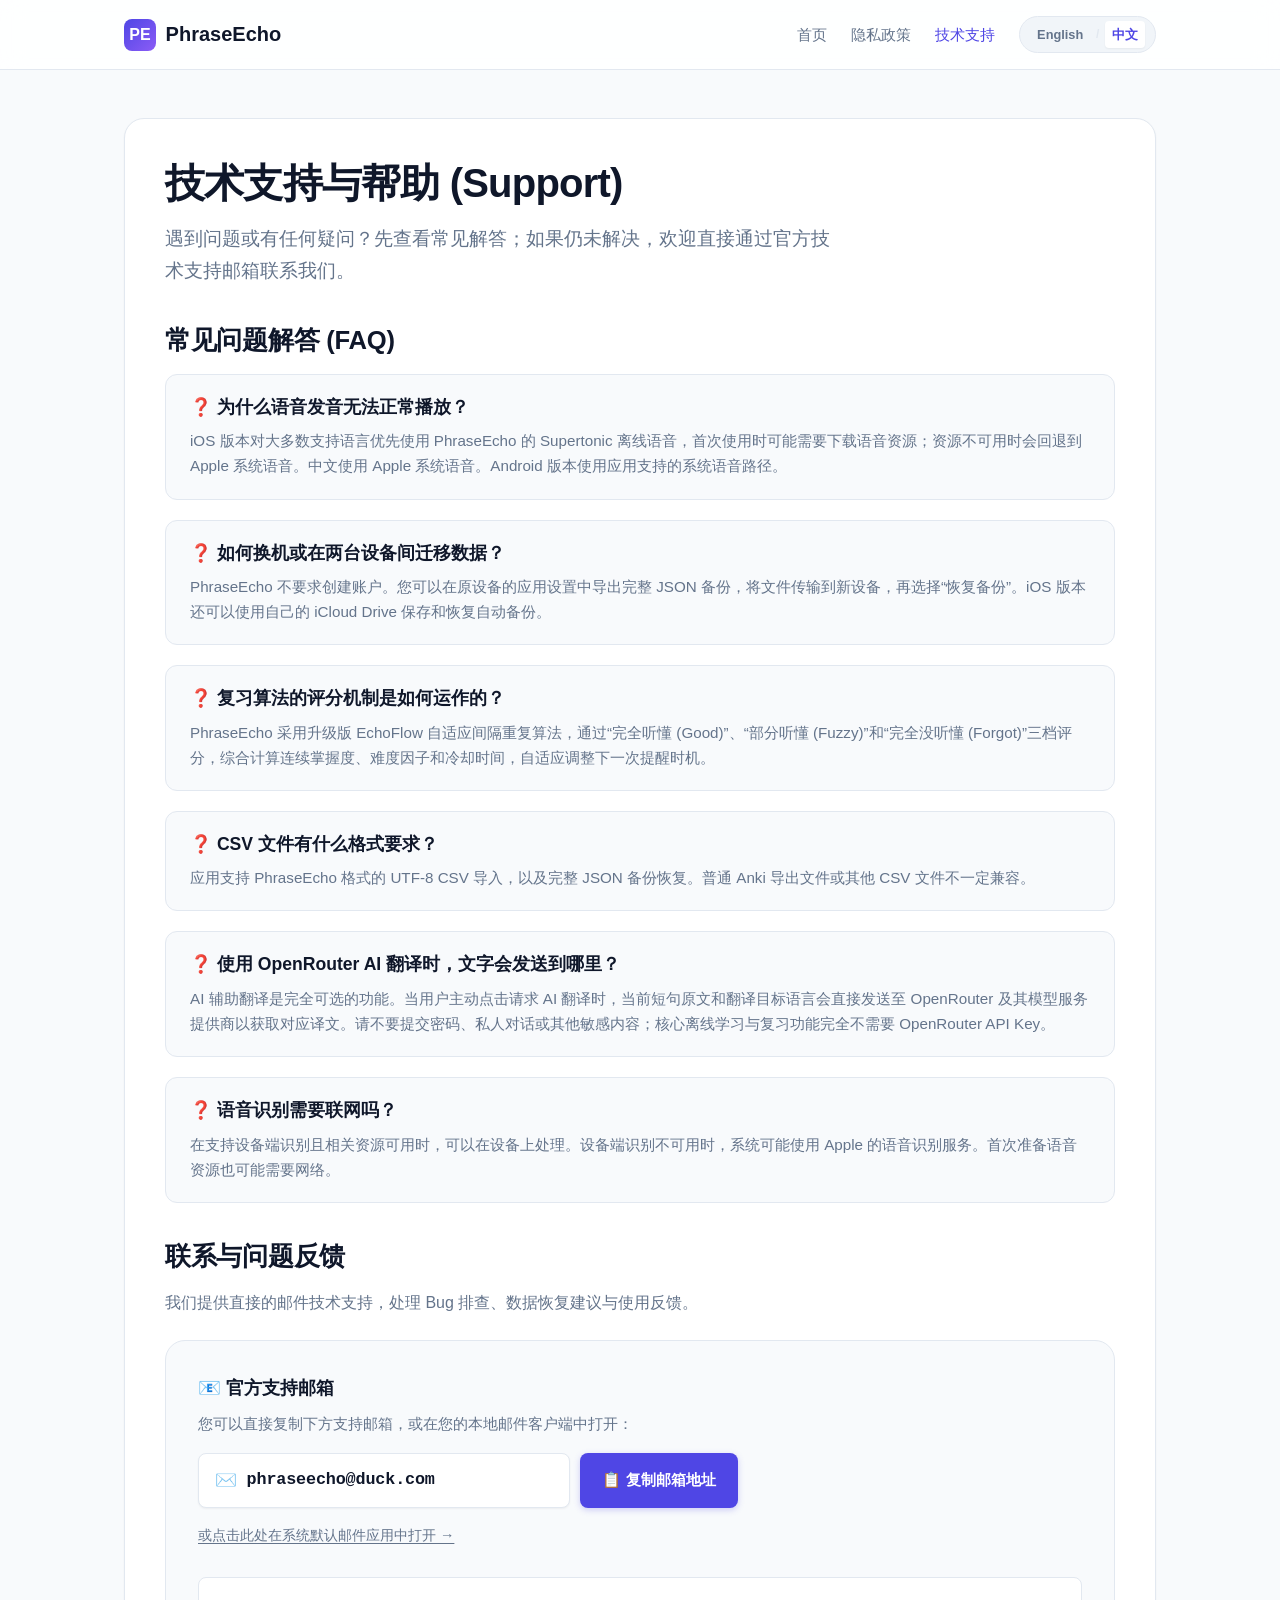
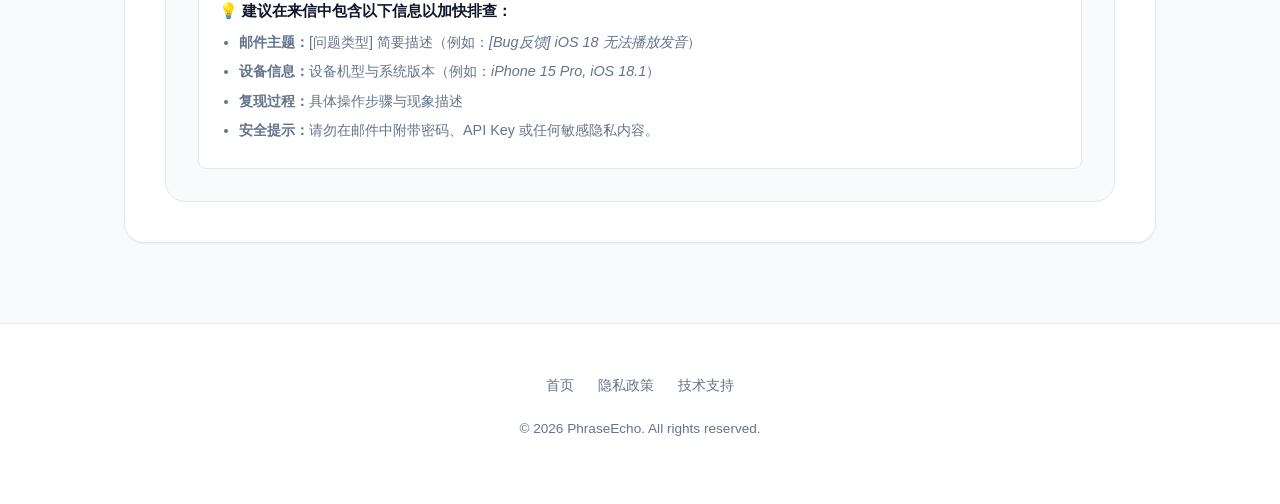
<file: zh/support.html>
<!DOCTYPE html>
<html lang="zh-CN">
<head>
  <meta charset="UTF-8">
  <meta name="viewport" content="width=device-width, initial-scale=1.0">
  <title>技术支持与帮助 (Support) - PhraseEcho</title>
  <meta name="description" content="PhraseEcho 用户支持中心：常见问题解答 (FAQ)、备份恢复指南、问题排查与官方支持邮箱。">
  <link rel="stylesheet" href="../styles.css">
  <style>
    .faq-item {
      margin-bottom: 1.25rem;
      border: 1px solid var(--border-color);
      border-radius: var(--radius-md);
      padding: 1.25rem 1.5rem;
      background: var(--bg-page);
    }
    .faq-item h3 {
      margin-top: 0;
      color: var(--text-main);
      font-size: 1.1rem;
      display: flex;
      align-items: flex-start;
      gap: 0.5rem;
      line-height: 1.45;
    }
    .faq-item p {
      margin-bottom: 0;
      margin-top: 0.5rem;
      font-size: 0.95rem;
    }
    @media (max-width: 540px) {
      .faq-item {
        padding: 1rem 1rem;
        margin-bottom: 1rem;
      }
      .faq-item h3 {
        font-size: 1rem;
      }
    }
  </style>
</head>
<body>
  <header class="header">
    <div class="nav-container">
      <a href="index.html" class="logo-link">
        <div class="logo-icon">PE</div>
        PhraseEcho
      </a>
      <div class="nav-right">
        <nav>
          <ul class="nav-links">
            <li><a href="index.html">首页</a></li>
            <li><a href="privacy.html">隐私政策</a></li>
            <li><a href="support.html" class="active">技术支持</a></li>
          </ul>
        </nav>
        <div class="lang-switch">
          <a href="../support.html">English</a>
          <span class="lang-divider">/</span>
          <a href="support.html" class="active">中文</a>
        </div>
      </div>
    </div>
  </header>

  <main class="container">
    <div class="content-card">
      <h1>技术支持与帮助 (Support)</h1>
      <p class="lead">遇到问题或有任何疑问？先查看常见解答；如果仍未解决，欢迎直接通过官方技术支持邮箱联系我们。</p>

      <h2>常见问题解答 (FAQ)</h2>
      
      <div class="faq-item">
        <h3>❓ 为什么语音发音无法正常播放？</h3>
        <p>iOS 版本对大多数支持语言优先使用 PhraseEcho 的 Supertonic 离线语音，首次使用时可能需要下载语音资源；资源不可用时会回退到 Apple 系统语音。中文使用 Apple 系统语音。Android 版本使用应用支持的系统语音路径。</p>
      </div>

      <div class="faq-item">
        <h3>❓ 如何换机或在两台设备间迁移数据？</h3>
        <p>PhraseEcho 不要求创建账户。您可以在原设备的应用设置中导出完整 JSON 备份，将文件传输到新设备，再选择“恢复备份”。iOS 版本还可以使用自己的 iCloud Drive 保存和恢复自动备份。</p>
      </div>

      <div class="faq-item">
        <h3>❓ 复习算法的评分机制是如何运作的？</h3>
        <p>PhraseEcho 采用升级版 EchoFlow 自适应间隔重复算法，通过“完全听懂 (Good)”、“部分听懂 (Fuzzy)”和“完全没听懂 (Forgot)”三档评分，综合计算连续掌握度、难度因子和冷却时间，自适应调整下一次提醒时机。</p>
      </div>

      <div class="faq-item">
        <h3>❓ CSV 文件有什么格式要求？</h3>
        <p>应用支持 PhraseEcho 格式的 UTF-8 CSV 导入，以及完整 JSON 备份恢复。普通 Anki 导出文件或其他 CSV 文件不一定兼容。</p>
      </div>

      <div class="faq-item">
        <h3>❓ 使用 OpenRouter AI 翻译时，文字会发送到哪里？</h3>
        <p>AI 辅助翻译是完全可选的功能。当用户主动点击请求 AI 翻译时，当前短句原文和翻译目标语言会直接发送至 OpenRouter 及其模型服务提供商以获取对应译文。请不要提交密码、私人对话或其他敏感内容；核心离线学习与复习功能完全不需要 OpenRouter API Key。</p>
      </div>

      <div class="faq-item">
        <h3>❓ 语音识别需要联网吗？</h3>
        <p>在支持设备端识别且相关资源可用时，可以在设备上处理。设备端识别不可用时，系统可能使用 Apple 的语音识别服务。首次准备语音资源也可能需要网络。</p>
      </div>

      <h2 id="contact">联系与问题反馈</h2>
      <p>我们提供直接的邮件技术支持，处理 Bug 排查、数据恢复建议与使用反馈。</p>

      <div class="email-support-card">
        <div>
          <h3 style="margin-top:0; margin-bottom:0.5rem; font-size:1.15rem;">📧 官方支持邮箱</h3>
          <p style="margin-bottom:1rem; font-size:0.95rem;">您可以直接复制下方支持邮箱，或在您的本地邮件客户端中打开：</p>
          
          <div class="email-copy-container">
            <div class="email-input-box">
              <span class="email-icon">✉️</span>
              <span id="mail-text" class="email-text">正在加载支持邮箱...</span>
            </div>
            <button id="copy-btn" class="btn-copy" type="button">
              📋 复制邮箱地址
            </button>
          </div>
          <div style="margin-top:0.75rem;">
            <a id="mail-link" class="btn-client-link" href="#">
              或点击此处在系统默认邮件应用中打开 &rarr;
            </a>
          </div>
        </div>

        <div class="email-template-box">
          <h4>💡 建议在来信中包含以下信息以加快排查：</h4>
          <ul>
            <li><strong>邮件主题：</strong>[问题类型] 简要描述（例如：<em>[Bug反馈] iOS 18 无法播放发音</em>）</li>
            <li><strong>设备信息：</strong>设备机型与系统版本（例如：<em>iPhone 15 Pro, iOS 18.1</em>）</li>
            <li><strong>复现过程：</strong>具体操作步骤与现象描述</li>
            <li><strong>安全提示：</strong>请勿在邮件中附带密码、API Key 或任何敏感隐私内容。</li>
          </ul>
        </div>

      </div>
    </div>
  </main>

  <footer class="footer">
    <div class="footer-container">
      <ul class="footer-nav">
        <li><a href="index.html">首页</a></li>
        <li><a href="privacy.html">隐私政策</a></li>
        <li><a href="support.html">技术支持</a></li>
      </ul>
      <p class="footer-copy">© 2026 PhraseEcho. All rights reserved.</p>
    </div>
  </footer>

  <script>
    // 动态拼接邮箱，防爬虫抓取
    (function() {
      var user = 'phraseecho';
      var domain = 'duck.com';
      var addr = user + '@' + domain;
      var subject = encodeURIComponent('[PhraseEcho 技术支持请求]');
      var body = encodeURIComponent('您好 PhraseEcho 支持团队：\n\n[请在此处详细描述您遇到的问题或建议]\n\n---\n设备机型：\n系统版本：\nApp版本：');
      
      var mailLink = document.getElementById('mail-link');
      var mailText = document.getElementById('mail-text');
      var copyBtn = document.getElementById('copy-btn');
      
      if (mailLink && mailText) {
        mailText.textContent = addr;
        mailLink.href = 'mailto:' + addr + '?subject=' + subject + '&body=' + body;
      }
      
      if (copyBtn) {
        copyBtn.addEventListener('click', function() {
          navigator.clipboard.writeText(addr).then(function() {
            var orig = copyBtn.textContent;
            copyBtn.textContent = '已复制！';
            setTimeout(function() { copyBtn.textContent = orig; }, 2000);
          }).catch(function() {
            prompt('请手动复制支持邮箱：', addr);
          });
        });
      }
    })();
  </script>
</body>
</html>
</file>
<file: styles.css>
/* PhraseEcho Site Common Styles */
:root {
  --primary: #4F46E5;
  --primary-hover: #4338CA;
  --primary-light: #EEF2FF;
  --text-main: #0F172A;
  --text-muted: #64748B;
  --bg-page: #F8FAFC;
  --bg-card: #FFFFFF;
  --border-color: #E2E8F0;
  --border-subtle: #F1F5F9;
  --accent: #10B981;
  --shadow-sm: 0 1px 2px 0 rgb(0 0 0 / 0.05);
  --shadow-md: 0 4px 6px -1px rgb(0 0 0 / 0.1), 0 2px 4px -2px rgb(0 0 0 / 0.1);
  --shadow-lg: 0 10px 15px -3px rgb(0 0 0 / 0.1), 0 4px 6px -4px rgb(0 0 0 / 0.1);
  --radius-sm: 8px;
  --radius-md: 12px;
  --radius-lg: 20px;
  --radius-full: 9999px;
  --container-width: 1080px;
}

@media (prefers-color-scheme: dark) {
  :root {
    --primary: #6366F1;
    --primary-hover: #818CF8;
    --primary-light: rgba(99, 102, 241, 0.15);
    --text-main: #F8FAFC;
    --text-muted: #94A3B8;
    --bg-page: #0B0F19;
    --bg-card: #151C2C;
    --border-color: #232E42;
    --border-subtle: #1C2436;
    --accent: #34D399;
    --shadow-sm: 0 1px 2px 0 rgb(0 0 0 / 0.3);
    --shadow-md: 0 4px 6px -1px rgb(0 0 0 / 0.4);
    --shadow-lg: 0 10px 15px -3px rgb(0 0 0 / 0.5);
  }
}

* {
  box-sizing: border-box;
  margin: 0;
  padding: 0;
}

body {
  font-family: -apple-system, BlinkMacSystemFont, "Segoe UI", Roboto, "Helvetica Neue", Arial, sans-serif, "Apple Color Emoji", "Segoe UI Emoji";
  background-color: var(--bg-page);
  color: var(--text-main);
  line-height: 1.65;
  -webkit-font-smoothing: antialiased;
  -webkit-tap-highlight-color: transparent;
  overflow-wrap: break-word;
}

a {
  color: var(--primary);
  text-decoration: none;
  transition: color 0.2s ease;
}

a:hover {
  color: var(--primary-hover);
}

/* Header & Nav */
.header {
  position: sticky;
  top: 0;
  z-index: 50;
  background-color: rgba(255, 255, 255, 0.85);
  backdrop-filter: blur(12px);
  -webkit-backdrop-filter: blur(12px);
  border-bottom: 1px solid var(--border-color);
}

@media (prefers-color-scheme: dark) {
  .header {
    background-color: rgba(11, 15, 25, 0.85);
  }
}

.nav-container {
  max-width: var(--container-width);
  margin: 0 auto;
  padding: 1rem 1.5rem;
  display: flex;
  align-items: center;
  justify-content: space-between;
}

.logo-link {
  display: flex;
  align-items: center;
  gap: 0.6rem;
  font-weight: 700;
  font-size: 1.25rem;
  color: var(--text-main);
}

.logo-icon {
  width: 32px;
  height: 32px;
  border-radius: var(--radius-sm);
  background: linear-gradient(135deg, var(--primary), #8B5CF6);
  display: flex;
  align-items: center;
  justify-content: center;
  color: #FFF;
  font-size: 1rem;
}

.nav-links {
  display: flex;
  align-items: center;
  gap: 1.5rem;
  list-style: none;
}

.nav-links a {
  color: var(--text-muted);
  font-size: 0.95rem;
  font-weight: 500;
  display: inline-block;
  padding: 0.25rem 0;
}

.nav-links a:hover,
.nav-links a.active {
  color: var(--primary);
}

/* Main Container */
.container {
  max-width: var(--container-width);
  margin: 0 auto;
  padding: 3rem 1.5rem 5rem;
}

.content-card {
  background: var(--bg-card);
  border: 1px solid var(--border-color);
  border-radius: var(--radius-lg);
  padding: 2.5rem;
  box-shadow: var(--shadow-sm);
}

/* Typography */
h1 {
  font-size: 2.5rem;
  font-weight: 800;
  line-height: 1.2;
  margin-bottom: 1rem;
  letter-spacing: -0.02em;
}

h2 {
  font-size: 1.6rem;
  font-weight: 700;
  margin-top: 2rem;
  margin-bottom: 0.8rem;
  letter-spacing: -0.01em;
}

h3 {
  font-size: 1.2rem;
  font-weight: 600;
  margin-top: 1.5rem;
  margin-bottom: 0.5rem;
}

p {
  margin-bottom: 1rem;
  color: var(--text-muted);
}

.lead {
  font-size: 1.2rem;
  color: var(--text-muted);
  max-width: 680px;
  margin-bottom: 2rem;
}

/* Buttons */
.btn {
  display: inline-flex;
  align-items: center;
  gap: 0.5rem;
  padding: 0.75rem 1.5rem;
  border-radius: var(--radius-full);
  font-weight: 600;
  font-size: 1rem;
  transition: all 0.2s ease;
  cursor: pointer;
  border: none;
}

.btn-primary {
  background: linear-gradient(135deg, var(--primary), #6366F1);
  color: #FFF;
  box-shadow: 0 4px 12px rgba(79, 70, 229, 0.25);
}

.btn-primary:hover {
  background: var(--primary-hover);
  color: #FFF;
  transform: translateY(-1px);
  box-shadow: 0 6px 16px rgba(79, 70, 229, 0.35);
}

.btn-secondary {
  background: var(--bg-card);
  color: var(--text-main);
  border: 1px solid var(--border-color);
}

.btn-secondary:hover {
  background: var(--border-subtle);
  color: var(--text-main);
}

/* Footer */
.footer {
  background-color: var(--bg-card);
  border-top: 1px solid var(--border-color);
  padding: 3rem 1.5rem;
  margin-top: auto;
}

.footer-container {
  max-width: var(--container-width);
  margin: 0 auto;
  display: flex;
  flex-direction: column;
  align-items: center;
  gap: 1.2rem;
  text-align: center;
}

.footer-nav {
  display: flex;
  gap: 1.5rem;
  list-style: none;
  flex-wrap: wrap;
  justify-content: center;
}

.footer-nav a {
  color: var(--text-muted);
  font-size: 0.9rem;
}

.footer-copy {
  font-size: 0.85rem;
  color: var(--text-muted);
}

.nav-right {
  display: flex;
  align-items: center;
  gap: 1.5rem;
}

.lang-switch {
  display: inline-flex;
  align-items: center;
  gap: 0.35rem;
  background: var(--border-subtle);
  padding: 0.25rem 0.6rem;
  border-radius: var(--radius-full);
  font-size: 0.8rem;
  font-weight: 600;
  border: 1px solid var(--border-color);
}

.lang-switch a {
  color: var(--text-muted);
  padding: 0.2rem 0.45rem;
  border-radius: 4px;
  text-decoration: none;
  display: inline-block;
}

.lang-switch a:hover {
  color: var(--primary);
}

.lang-switch a.active {
  color: var(--primary);
  background: var(--bg-card);
  box-shadow: var(--shadow-sm);
}

.lang-divider {
  color: var(--border-color);
  font-size: 0.75rem;
}

/* Support Email Box & Anti-Scraping */
.email-support-card {
  background: var(--bg-page);
  border: 1px solid var(--border-color);
  border-radius: var(--radius-lg);
  padding: 2rem;
  margin-top: 1.5rem;
  display: flex;
  flex-direction: column;
  gap: 1.5rem;
}

.email-copy-container {
  display: flex;
  align-items: stretch;
  gap: 0.6rem;
  max-width: 540px;
  flex-wrap: wrap;
}

.email-input-box {
  flex: 1;
  min-width: 240px;
  display: flex;
  align-items: center;
  gap: 0.6rem;
  background: var(--bg-card);
  border: 1.5px solid var(--border-color);
  border-radius: var(--radius-sm);
  padding: 0.75rem 1rem;
  box-shadow: var(--shadow-sm);
  transition: border-color 0.2s ease;
}

.email-input-box:hover {
  border-color: var(--primary);
}

.email-icon {
  color: var(--primary);
  font-size: 1.1rem;
}

.email-text {
  font-family: ui-monospace, SFMono-Regular, Menlo, Monaco, Consolas, monospace;
  font-size: 1.05rem;
  font-weight: 600;
  color: var(--text-main);
  user-select: all;
  letter-spacing: -0.01em;
  word-break: break-all;
}

.btn-copy {
  padding: 0.75rem 1.4rem;
  font-size: 0.95rem;
  font-weight: 600;
  border-radius: var(--radius-sm);
  display: inline-flex;
  align-items: center;
  gap: 0.4rem;
  background: var(--primary);
  color: #FFF;
  border: none;
  cursor: pointer;
  box-shadow: 0 2px 6px rgba(79, 70, 229, 0.25);
  transition: all 0.2s ease;
}

.btn-copy:hover {
  background: var(--primary-hover);
  transform: translateY(-1px);
}

.btn-client-link {
  display: inline-flex;
  align-items: center;
  gap: 0.4rem;
  font-size: 0.9rem;
  color: var(--text-muted);
  text-decoration: underline;
  text-underline-offset: 3px;
  padding: 0.3rem 0;
  transition: color 0.2s ease;
}

.btn-client-link:hover {
  color: var(--primary);
}

.email-template-box {
  background: var(--bg-card);
  border: 1px solid var(--border-color);
  border-radius: var(--radius-sm);
  padding: 1.25rem;
}

.email-template-box h4 {
  font-size: 0.95rem;
  font-weight: 600;
  margin-bottom: 0.5rem;
  color: var(--text-main);
}

.email-template-box ul {
  margin-left: 1.25rem;
  font-size: 0.9rem;
  color: var(--text-muted);
}

.email-template-box li {
  margin-bottom: 0.35rem;
}


/* Responsive */
@media (max-width: 768px) {
  .nav-container {
    padding: 0.85rem 1.25rem;
    flex-direction: column;
    gap: 0.75rem;
    align-items: stretch;
  }
  .nav-right {
    justify-content: space-between;
    width: 100%;
    gap: 0.75rem;
  }
  .nav-links {
    gap: 0.85rem;
    flex-wrap: wrap;
  }
  .container {
    padding: 2.25rem 1.25rem 4rem;
  }
  .content-card {
    padding: 1.75rem 1.25rem;
  }
  h1 {
    font-size: 2.1rem;
  }
  h2 {
    font-size: 1.45rem;
  }
}

@media (max-width: 540px) {
  .nav-container {
    padding: 0.65rem 1rem;
    gap: 0.5rem;
  }
  .logo-link {
    font-size: 1.15rem;
    gap: 0.5rem;
  }
  .logo-icon {
    width: 28px;
    height: 28px;
    font-size: 0.9rem;
  }
  .nav-right {
    flex-wrap: wrap;
    gap: 0.5rem;
    align-items: center;
  }
  .nav-links {
    gap: 0.6rem;
  }
  .nav-links a {
    font-size: 0.88rem;
    padding: 0.3rem 0.15rem;
  }
  .lang-switch {
    font-size: 0.75rem;
    padding: 0.15rem 0.45rem;
  }
  .lang-switch a {
    padding: 0.2rem 0.4rem;
  }
  .container {
    padding: 1.5rem 1rem 3.5rem;
  }
  .content-card {
    padding: 1.25rem 1rem;
    border-radius: var(--radius-md);
  }
  h1 {
    font-size: 1.85rem;
    margin-bottom: 0.75rem;
  }
  h2 {
    font-size: 1.35rem;
    margin-top: 1.5rem;
  }
  h3 {
    font-size: 1.1rem;
  }
  .lead {
    font-size: 1.05rem;
    margin-bottom: 1.5rem;
  }
  .btn {
    padding: 0.7rem 1.25rem;
    font-size: 0.95rem;
  }
  .footer {
    padding: 2.25rem 1rem;
  }
  .footer-nav {
    gap: 1rem;
  }

  /* Support Email Box Mobile Adaptations */
  .email-support-card {
    padding: 1.25rem 1rem;
    gap: 1.25rem;
  }
  .email-copy-container {
    flex-direction: column;
    width: 100%;
  }
  .email-input-box {
    min-width: 0;
    width: 100%;
    padding: 0.7rem 0.85rem;
  }
  .email-text {
    font-size: 0.95rem;
  }
  .btn-copy {
    width: 100%;
    justify-content: center;
    padding: 0.75rem 1rem;
    font-size: 0.95rem;
  }
  .email-template-box {
    padding: 1rem 0.85rem;
  }
  .email-template-box ul {
    margin-left: 1.15rem;
    font-size: 0.85rem;
  }
}
</file>
